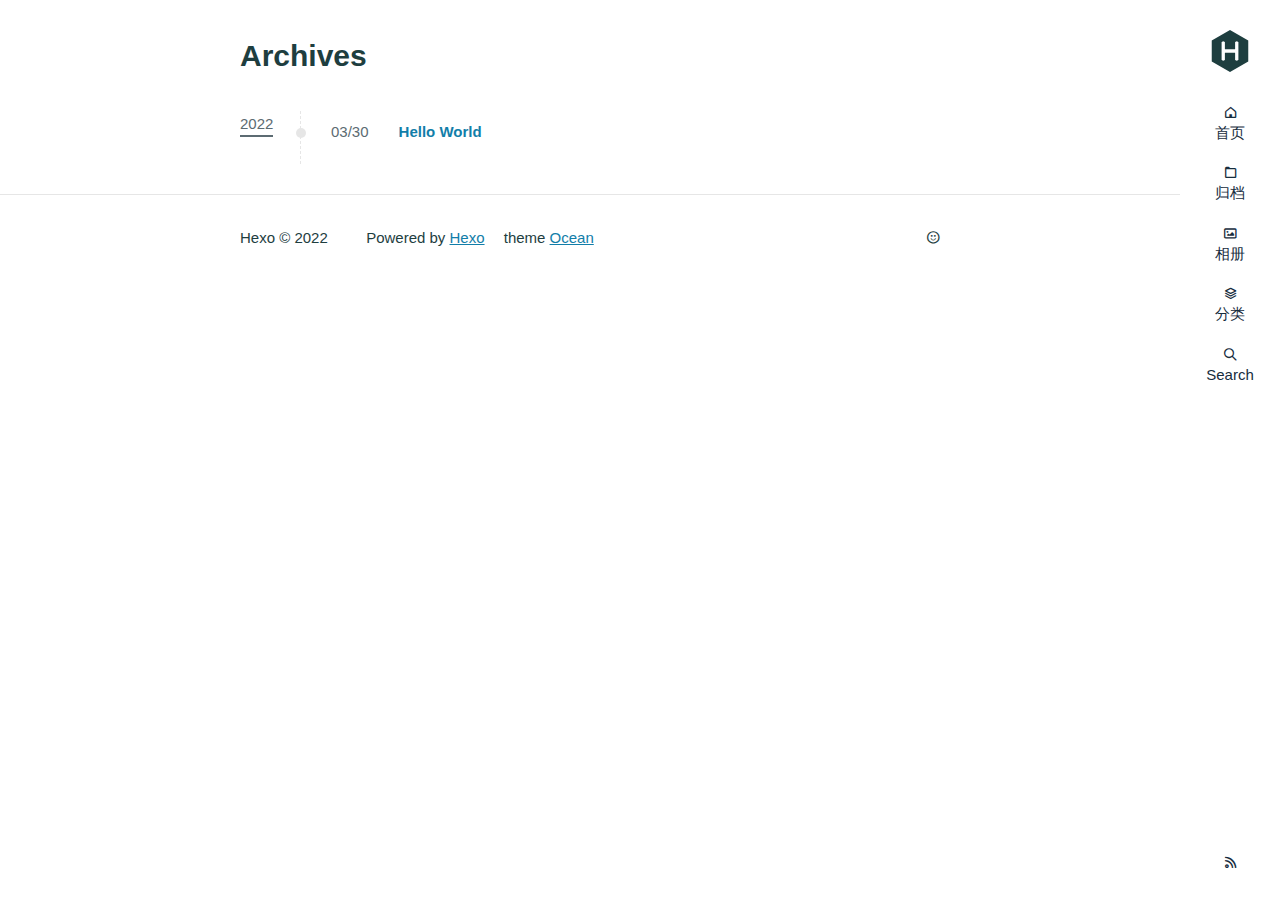
<file: archives/index.html>
<!DOCTYPE html>
<html lang="en">

<head>
  <meta charset="utf-8">
  <meta name="viewport" content="width=device-width, initial-scale=1, maximum-scale=1">
  
  
  
  <title>
    Archives |
    
    Hexo
  </title>
  <!-- Icon -->
  
    <link rel="shortcut icon" href="/favicon.ico">
    
  
<link rel="stylesheet" href="/css/style.css">

  
  
<link rel="stylesheet" href="/fancybox/jquery.fancybox.min.css">

  
  
<script src="/js/pace.min.js"></script>

</head>

<body>
  <main class="content">
    <section class="outer">
  <article class="articles">
    
    <h1 class="page-type-title">Archives</h1>
    
  
  
  
  
  
  
  <div class="archives-wrap">
    <div class="archive-year-wrap">
      <a href="/archives/2022" class="archive-year">2022</a>
    </div>
    <div class="archives">
      
      <article class="archive-article archive-type-post">
  <div class="archive-article-inner">
    <header class="archive-article-header">
      <a href="/2022/03/30/hello-world/" class="archive-article-date">
  <time datetime="2022-03-29T16:06:41.037Z" itemprop="datePublished">03/30</time>
</a>
      

<h2 itemprop="name">
  <a class="archive-article-title" href="/2022/03/30/hello-world/">Hello World</a>
</h2>



    </header>
    
    
    <!--  -->
  </div>
</article>
      
      
    </div>
  </div>
  
  

  
</section>
    <footer class="footer">
  <div class="outer">
    <div class="float-right">
      <ul class="list-inline">
  
  <li><i class="fe fe-smile-alt"></i> <span id="busuanzi_value_site_uv"></span></li>
  
</ul>
    </div>
    <ul class="list-inline">
      <li>Hexo &copy; 2022</li>
      
        <li></li>
      
      <li>Powered by <a href="http://hexo.io/" target="_blank">Hexo</a></li>
      <li>theme  <a target="_blank" rel="noopener" href="https://github.com/zhwangart/hexo-theme-ocean">Ocean</a></li>
    </ul>
  </div>
</footer>
  </main>
  <aside class="sidebar">
    <button class="navbar-toggle"></button>
<nav class="navbar">
  
  <div class="logo">
    <a href="/"><img src="/images/hexo.svg" alt="Hexo"></a>
  </div>
  
  <ul class="nav nav-main">
    
    <li class="nav-item">
      <a class="nav-item-link" href="/">首页</a>
    </li>
    
    <li class="nav-item">
      <a class="nav-item-link" href="/archives">归档</a>
    </li>
    
    <li class="nav-item">
      <a class="nav-item-link" href="/gallery">相册</a>
    </li>
    
    <li class="nav-item">
      <a class="nav-item-link" href="/categories">分类</a>
    </li>
    
    <li class="nav-item">
      <a class="nav-item-link nav-item-search" title="Search">
        <i class="fe fe-search"></i>
        Search
      </a>
    </li>
  </ul>
</nav>
<nav class="navbar navbar-bottom">
  <ul class="nav">
    <li class="nav-item">
      <div class="totop" id="totop">
  <i class="fe fe-rocket"></i>
</div>
    </li>
    <li class="nav-item">
      
      <a class="nav-item-link" target="_blank" href="/atom.xml" title="RSS Feed">
        <i class="fe fe-feed"></i>
      </a>
      
    </li>
  </ul>
</nav>
<div class="search-form-wrap">
  <div class="local-search local-search-plugin">
  <input type="search" id="local-search-input" class="local-search-input" placeholder="Search...">
  <div id="local-search-result" class="local-search-result"></div>
</div>
</div>
  </aside>
  
<script src="/js/jquery-2.0.3.min.js"></script>


<script src="/js/jquery.justifiedGallery.min.js"></script>


<script src="/js/lazyload.min.js"></script>


<script src="/js/busuanzi-2.3.pure.min.js"></script>



<script src="/fancybox/jquery.fancybox.min.js"></script>






<script src="/js/ocean.js"></script>

</body>

</html>
</file>
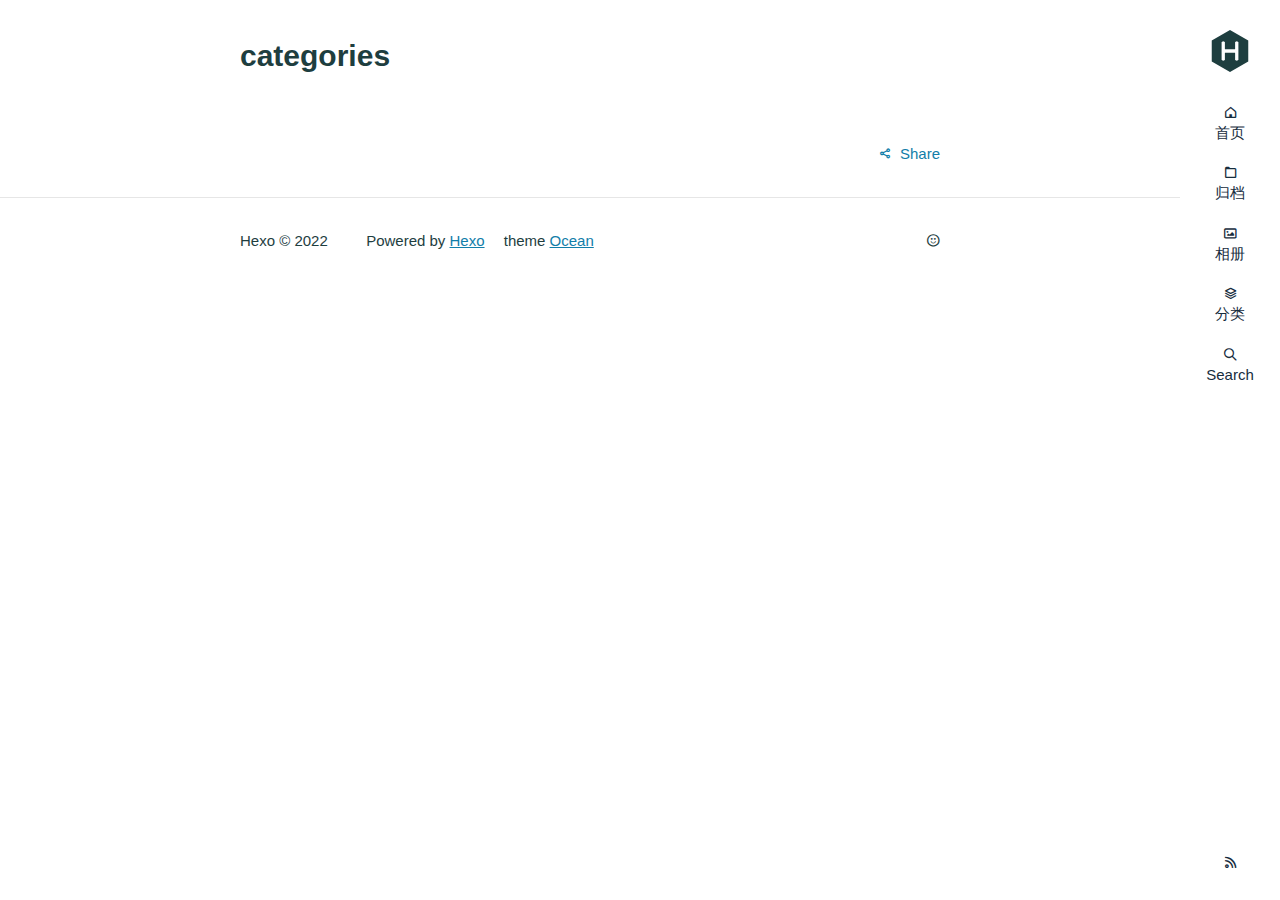
<file: categories/index.html>
<!DOCTYPE html>
<html lang="en">

<head>
  <meta charset="utf-8">
  <meta name="viewport" content="width=device-width, initial-scale=1, maximum-scale=1">
  
  
  
  <title>
    categories |
    
    Hexo
  </title>
  <!-- Icon -->
  
    <link rel="shortcut icon" href="/favicon.ico">
    
  
<link rel="stylesheet" href="/css/style.css">

  
  
<link rel="stylesheet" href="/fancybox/jquery.fancybox.min.css">

  
  
<script src="/js/pace.min.js"></script>

<meta name="generator" content="Hexo 6.1.0"></head>

<body>
  <main class="content">
    <section class="outer">
  <article id="page-" class="article article-type-page" itemscope
  itemprop="blogPost" data-scroll-reveal>

  <div class="article-inner">
    
    <header class="article-header">
      

<h1 class="article-title" itemprop="name">
  categories
</h1>



    </header>
    

    

    

    <div class="article-entry" itemprop="articleBody">
      
      
      
      
      
    </div>
    <footer class="article-footer">
      <a data-url="http://example.com/categories/index.html" data-id="cl1cfj09t00003ht504rr9ym0" class="article-share-link">
        Share
      </a>
      
    </footer>

  </div>

  
  
  

  

</article>
</section>
    <footer class="footer">
  <div class="outer">
    <div class="float-right">
      <ul class="list-inline">
  
  <li><i class="fe fe-smile-alt"></i> <span id="busuanzi_value_site_uv"></span></li>
  
</ul>
    </div>
    <ul class="list-inline">
      <li>Hexo &copy; 2022</li>
      
        <li></li>
      
      <li>Powered by <a href="http://hexo.io/" target="_blank">Hexo</a></li>
      <li>theme  <a target="_blank" rel="noopener" href="https://github.com/zhwangart/hexo-theme-ocean">Ocean</a></li>
    </ul>
  </div>
</footer>
  </main>
  <aside class="sidebar">
    <button class="navbar-toggle"></button>
<nav class="navbar">
  
  <div class="logo">
    <a href="/"><img src="/images/hexo.svg" alt="Hexo"></a>
  </div>
  
  <ul class="nav nav-main">
    
    <li class="nav-item">
      <a class="nav-item-link" href="/">首页</a>
    </li>
    
    <li class="nav-item">
      <a class="nav-item-link" href="/archives">归档</a>
    </li>
    
    <li class="nav-item">
      <a class="nav-item-link" href="/gallery">相册</a>
    </li>
    
    <li class="nav-item">
      <a class="nav-item-link" href="/categories">分类</a>
    </li>
    
    <li class="nav-item">
      <a class="nav-item-link nav-item-search" title="Search">
        <i class="fe fe-search"></i>
        Search
      </a>
    </li>
  </ul>
</nav>
<nav class="navbar navbar-bottom">
  <ul class="nav">
    <li class="nav-item">
      <div class="totop" id="totop">
  <i class="fe fe-rocket"></i>
</div>
    </li>
    <li class="nav-item">
      
      <a class="nav-item-link" target="_blank" href="/atom.xml" title="RSS Feed">
        <i class="fe fe-feed"></i>
      </a>
      
    </li>
  </ul>
</nav>
<div class="search-form-wrap">
  <div class="local-search local-search-plugin">
  <input type="search" id="local-search-input" class="local-search-input" placeholder="Search...">
  <div id="local-search-result" class="local-search-result"></div>
</div>
</div>
  </aside>
  
<script src="/js/jquery-2.0.3.min.js"></script>


<script src="/js/jquery.justifiedGallery.min.js"></script>


<script src="/js/lazyload.min.js"></script>


<script src="/js/busuanzi-2.3.pure.min.js"></script>



<script src="/fancybox/jquery.fancybox.min.js"></script>






<script src="/js/ocean.js"></script>

</body>

</html>
</file>
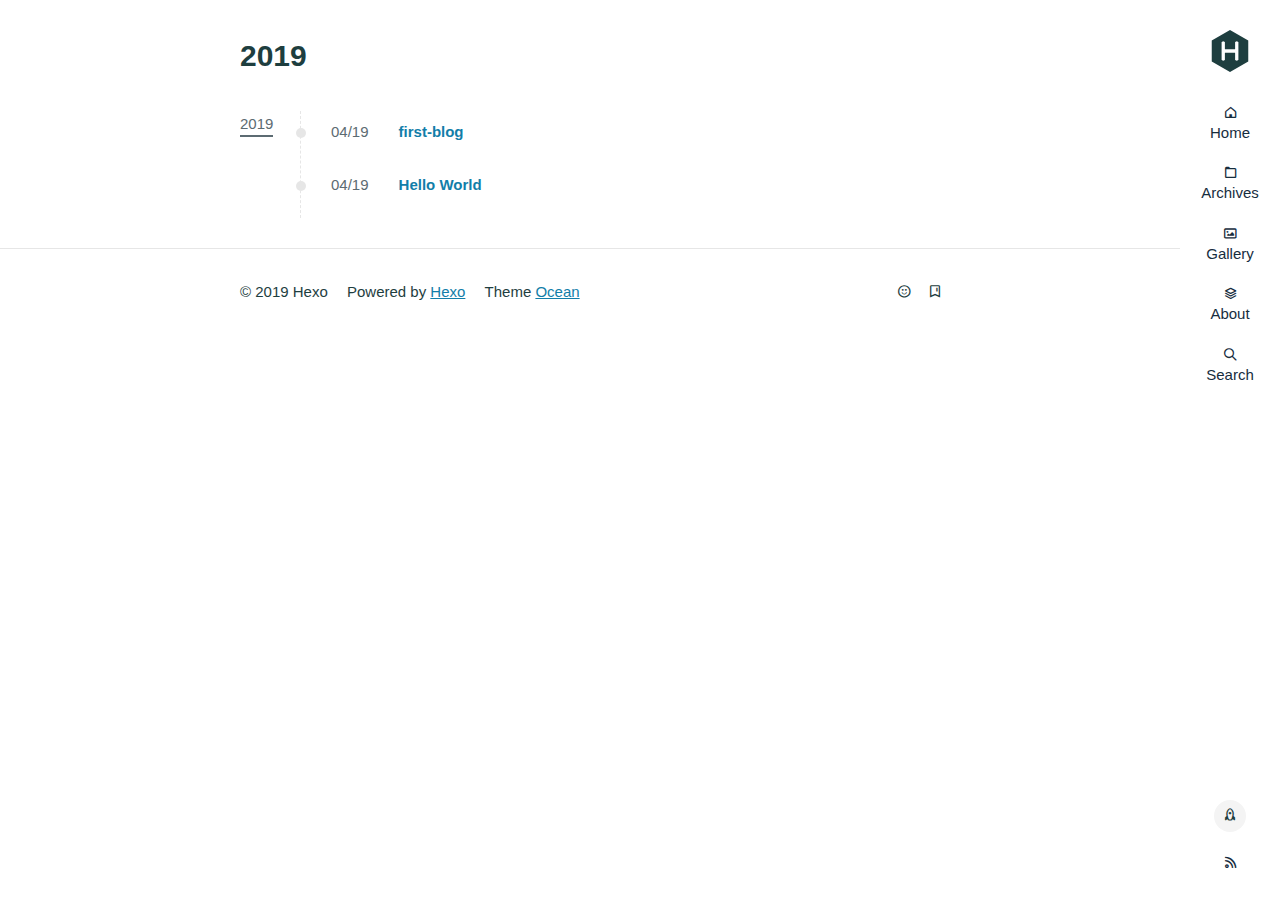
<file: archives/2019/index.html>
<!DOCTYPE html>
<html lang="en">
<head><meta name="generator" content="Hexo 3.8.0">
  <meta charset="utf-8">
  
  
  
  <meta name="viewport" content="width=device-width, initial-scale=1, maximum-scale=1">
  <title>
    Archives: 2019 |
    
    Hexo</title>
  
    <link rel="shortcut icon" href="/favicon.ico">
  
  <link rel="stylesheet" href="/css/style.css">
  
    <link rel="stylesheet" href="/fancybox/jquery.fancybox.min.css">
  
  <script src="/js/pace.min.js"></script>
</head>
</html>
<body>
<main class="content">
  <section class="outer">
  <article class="articles">
    
    <h1 class="page-type-title">2019</h1>

    
    
    
      
      
        
        
    <div class="archives-wrap">
      <div class="archive-year-wrap">
        <a href="/archives/2019" class="archive-year">2019</a>
      </div>
      <div class="archives">
        
        <article class="archive-article archive-type-post">
  <div class="archive-article-inner">
    <header class="archive-article-header">
      <a href="/2019/04/19/first-blog/" class="archive-article-date">
  <time datetime="2019-04-19T13:47:04.000Z" itemprop="datePublished">04/19</time>
</a>
      
  
    <h2 itemprop="name">
      <a class="archive-article-title" href="/2019/04/19/first-blog/">first-blog</a>
    </h2>
  

    </header>
    
  </div>
</article>
        
      
      
        <article class="archive-article archive-type-post">
  <div class="archive-article-inner">
    <header class="archive-article-header">
      <a href="/2019/04/19/hello-world/" class="archive-article-date">
  <time datetime="2019-04-19T13:34:19.782Z" itemprop="datePublished">04/19</time>
</a>
      
  
    <h2 itemprop="name">
      <a class="archive-article-title" href="/2019/04/19/hello-world/">Hello World</a>
    </h2>
  

    </header>
    
  </div>
</article>
        
        
      </div>
    </div>
    
  
  
</article></section>
  <footer class="footer">
  
  <div class="outer">
    <div class="float-right">
      <ul class="list-inline">
  
    <li><i class="fe fe-smile-alt"></i> <span id="busuanzi_value_site_uv"></span></li>
  
    <li><i class="fe fe-bookmark"></i> <span id="busuanzi_value_page_pv"></span></li>
  
</ul>
    </div>
    <ul class="list-inline">
      <li>&copy; 2019 Hexo</li>
      <li>Powered by <a href="http://hexo.io/" target="_blank">Hexo</a></li>
      <li>Theme  <a href="https://github.com/zhwangart/hexo-theme-ocean">Ocean</a></li>
    </ul>
  </div>
</footer>

</main>
<aside class="sidebar">
  <button class="navbar-toggle"></button>

<nav class="navbar">
  
    <div class="logo">
      <a href="/"><img src="/images/hexo.svg" alt="Hexo"></a>
    </div>
  
  <ul class="nav nav-main">
    
      <li class="nav-item">
        <a class="nav-item-link" href="/">Home</a>
      </li>
    
      <li class="nav-item">
        <a class="nav-item-link" href="/archives">Archives</a>
      </li>
    
      <li class="nav-item">
        <a class="nav-item-link" href="/gallery">Gallery</a>
      </li>
    
      <li class="nav-item">
        <a class="nav-item-link" href="/about">About</a>
      </li>
    
    <li class="nav-item">
      <a class="nav-item-link nav-item-search" title="Search">
        <i class="fe fe-search"></i>
        Search
      </a>
    </li>
  </ul>
</nav>

<nav class="navbar navbar-bottom">
  <ul class="nav">
      <li class="nav-item">
          <div class="totop" id="totop">
    <i class="fe fe-rocket"></i>
</div>
      </li>
    <li class="nav-item">
      
        <a class="nav-item-link" target="_blank" href="/atom.xml" title="RSS Feed">
          <i class="fe fe-feed"></i>
        </a>
      
    </li>
  </ul>
</nav>

<div class="search-form-wrap">
  <div class="local-search local-search-plugin">
  <input type="search" id="local-search-input" class="local-search-input" placeholder="Search...">
  <div id="local-search-result" class="local-search-result"></div>
</div>
</div>
</aside>
<script src="/js/jquery-2.0.3.min.js"></script>
<script src="/js/lazyload.min.js"></script>
<script src="/js/busuanzi-2.3.pure.min.js"></script>


  <script src="/fancybox/jquery.fancybox.min.js"></script>



  <script src="/js/search.js"></script>


<script src="/js/ocean.js"></script>

</body>
</html>
</file>
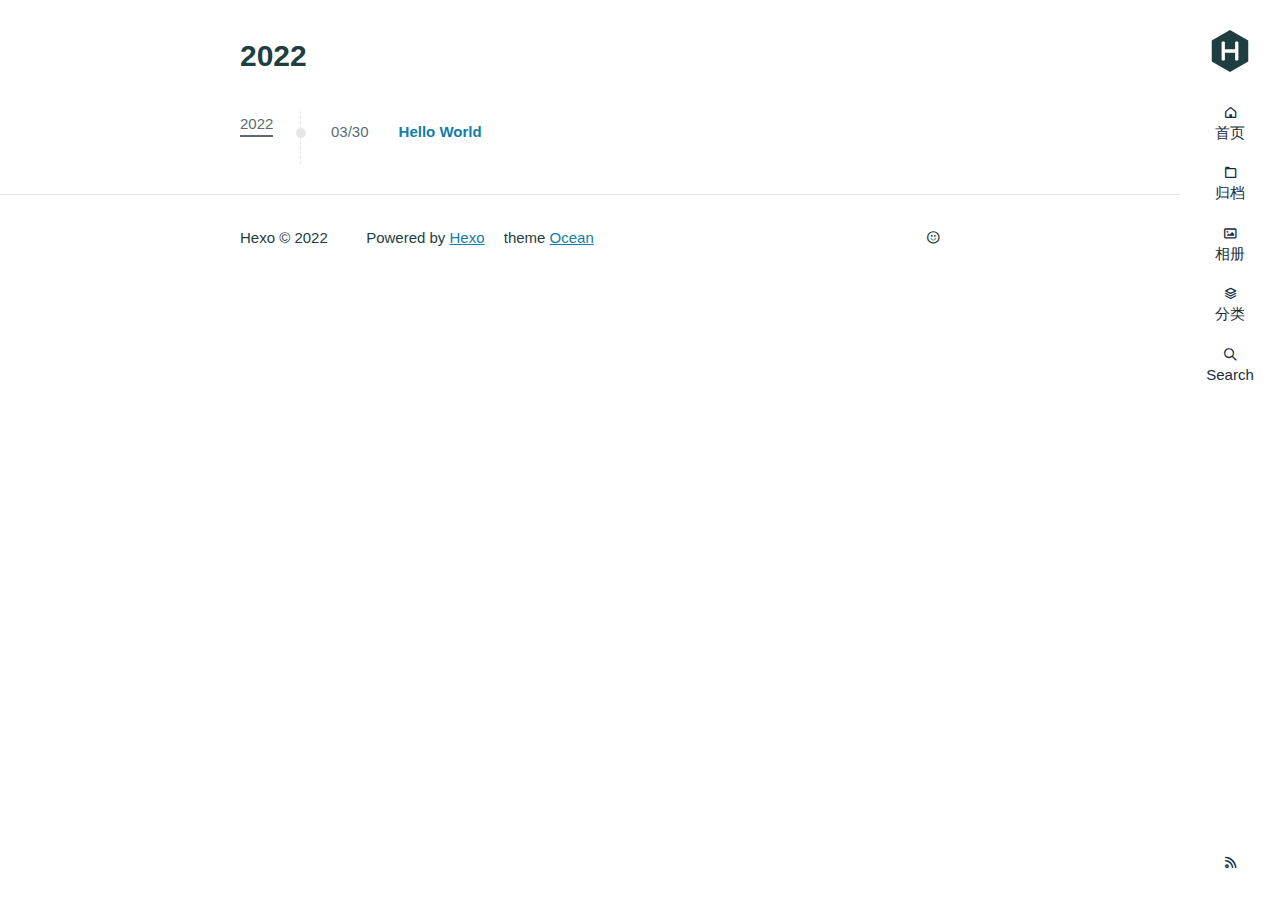
<file: archives/2022/index.html>
<!DOCTYPE html>
<html lang="en">

<head>
  <meta charset="utf-8">
  <meta name="viewport" content="width=device-width, initial-scale=1, maximum-scale=1">
  
  
  
  <title>
    Archives: 2022 |
    
    Hexo
  </title>
  <!-- Icon -->
  
    <link rel="shortcut icon" href="/favicon.ico">
    
  
<link rel="stylesheet" href="/css/style.css">

  
  
<link rel="stylesheet" href="/fancybox/jquery.fancybox.min.css">

  
  
<script src="/js/pace.min.js"></script>

</head>

<body>
  <main class="content">
    <section class="outer">
  <article class="articles">
    
    <h1 class="page-type-title">2022</h1>
    
  
  
  
  
  
  
  <div class="archives-wrap">
    <div class="archive-year-wrap">
      <a href="/archives/2022" class="archive-year">2022</a>
    </div>
    <div class="archives">
      
      <article class="archive-article archive-type-post">
  <div class="archive-article-inner">
    <header class="archive-article-header">
      <a href="/2022/03/30/hello-world/" class="archive-article-date">
  <time datetime="2022-03-29T16:06:41.037Z" itemprop="datePublished">03/30</time>
</a>
      

<h2 itemprop="name">
  <a class="archive-article-title" href="/2022/03/30/hello-world/">Hello World</a>
</h2>



    </header>
    
    
    <!--  -->
  </div>
</article>
      
      
    </div>
  </div>
  
  

  
</section>
    <footer class="footer">
  <div class="outer">
    <div class="float-right">
      <ul class="list-inline">
  
  <li><i class="fe fe-smile-alt"></i> <span id="busuanzi_value_site_uv"></span></li>
  
</ul>
    </div>
    <ul class="list-inline">
      <li>Hexo &copy; 2022</li>
      
        <li></li>
      
      <li>Powered by <a href="http://hexo.io/" target="_blank">Hexo</a></li>
      <li>theme  <a target="_blank" rel="noopener" href="https://github.com/zhwangart/hexo-theme-ocean">Ocean</a></li>
    </ul>
  </div>
</footer>
  </main>
  <aside class="sidebar">
    <button class="navbar-toggle"></button>
<nav class="navbar">
  
  <div class="logo">
    <a href="/"><img src="/images/hexo.svg" alt="Hexo"></a>
  </div>
  
  <ul class="nav nav-main">
    
    <li class="nav-item">
      <a class="nav-item-link" href="/">首页</a>
    </li>
    
    <li class="nav-item">
      <a class="nav-item-link" href="/archives">归档</a>
    </li>
    
    <li class="nav-item">
      <a class="nav-item-link" href="/gallery">相册</a>
    </li>
    
    <li class="nav-item">
      <a class="nav-item-link" href="/categories">分类</a>
    </li>
    
    <li class="nav-item">
      <a class="nav-item-link nav-item-search" title="Search">
        <i class="fe fe-search"></i>
        Search
      </a>
    </li>
  </ul>
</nav>
<nav class="navbar navbar-bottom">
  <ul class="nav">
    <li class="nav-item">
      <div class="totop" id="totop">
  <i class="fe fe-rocket"></i>
</div>
    </li>
    <li class="nav-item">
      
      <a class="nav-item-link" target="_blank" href="/atom.xml" title="RSS Feed">
        <i class="fe fe-feed"></i>
      </a>
      
    </li>
  </ul>
</nav>
<div class="search-form-wrap">
  <div class="local-search local-search-plugin">
  <input type="search" id="local-search-input" class="local-search-input" placeholder="Search...">
  <div id="local-search-result" class="local-search-result"></div>
</div>
</div>
  </aside>
  
<script src="/js/jquery-2.0.3.min.js"></script>


<script src="/js/jquery.justifiedGallery.min.js"></script>


<script src="/js/lazyload.min.js"></script>


<script src="/js/busuanzi-2.3.pure.min.js"></script>



<script src="/fancybox/jquery.fancybox.min.js"></script>






<script src="/js/ocean.js"></script>

</body>

</html>
</file>
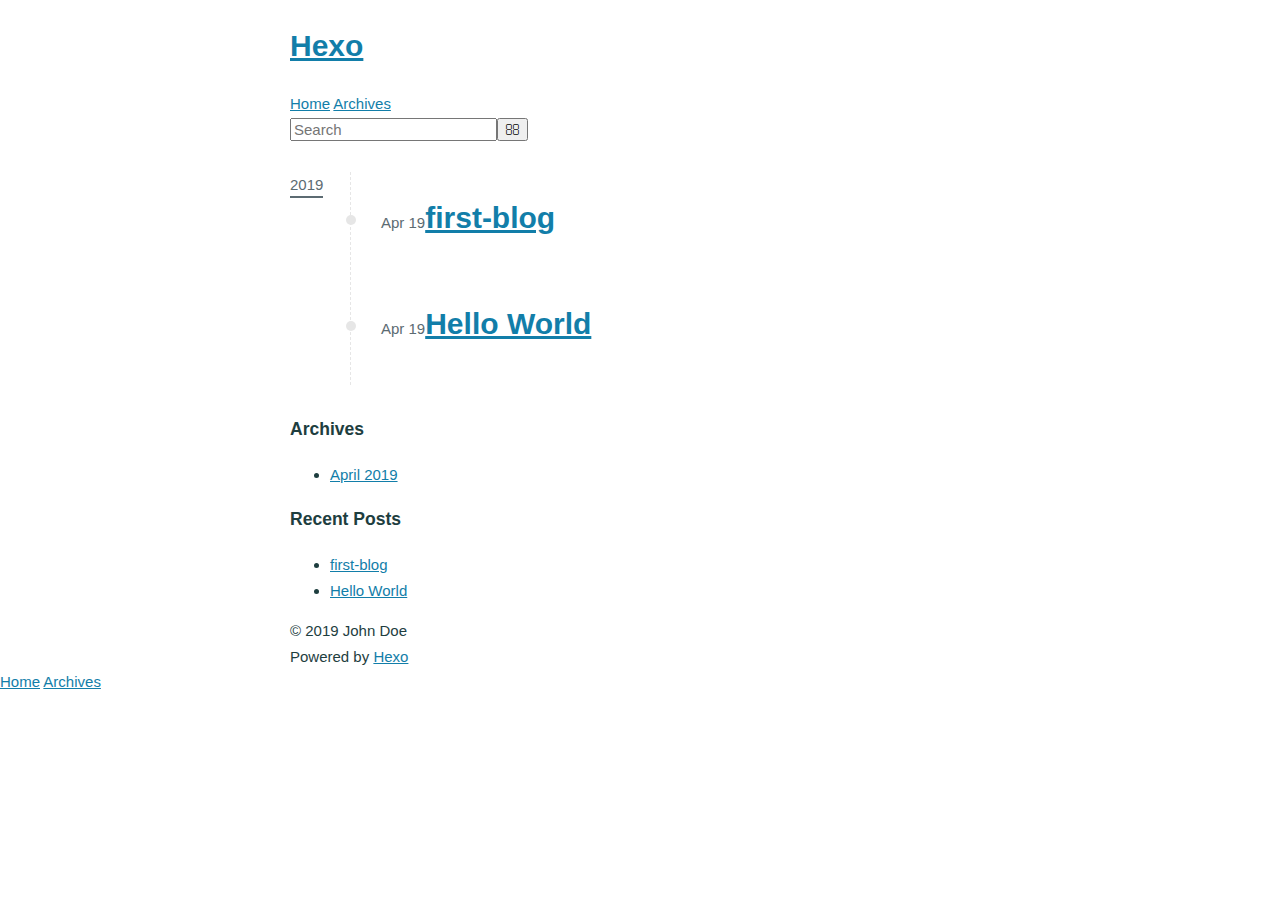
<file: archives/2019/04/index.html>
<!DOCTYPE html>
<html>
<head><meta name="generator" content="Hexo 3.8.0">
  <meta charset="utf-8">
  

  
  <title>Archives: 2019/4 | Hexo</title>
  <meta name="viewport" content="width=device-width, initial-scale=1, maximum-scale=1">
  <meta property="og:type" content="website">
<meta property="og:title" content="Hexo">
<meta property="og:url" content="http://yoursite.com/archives/2019/04/index.html">
<meta property="og:site_name" content="Hexo">
<meta property="og:locale" content="default">
<meta name="twitter:card" content="summary">
<meta name="twitter:title" content="Hexo">
  
    <link rel="alternate" href="/atom.xml" title="Hexo" type="application/atom+xml">
  
  
    <link rel="icon" href="/favicon.png">
  
  
    <link href="//fonts.googleapis.com/css?family=Source+Code+Pro" rel="stylesheet" type="text/css">
  
  <link rel="stylesheet" href="/css/style.css">
</head>
</html>
<body>
  <div id="container">
    <div id="wrap">
      <header id="header">
  <div id="banner"></div>
  <div id="header-outer" class="outer">
    <div id="header-title" class="inner">
      <h1 id="logo-wrap">
        <a href="/" id="logo">Hexo</a>
      </h1>
      
    </div>
    <div id="header-inner" class="inner">
      <nav id="main-nav">
        <a id="main-nav-toggle" class="nav-icon"></a>
        
          <a class="main-nav-link" href="/">Home</a>
        
          <a class="main-nav-link" href="/archives">Archives</a>
        
      </nav>
      <nav id="sub-nav">
        
          <a id="nav-rss-link" class="nav-icon" href="/atom.xml" title="RSS Feed"></a>
        
        <a id="nav-search-btn" class="nav-icon" title="Search"></a>
      </nav>
      <div id="search-form-wrap">
        <form action="//google.com/search" method="get" accept-charset="UTF-8" class="search-form"><input type="search" name="q" class="search-form-input" placeholder="Search"><button type="submit" class="search-form-submit">&#xF002;</button><input type="hidden" name="sitesearch" value="http://yoursite.com"></form>
      </div>
    </div>
  </div>
</header>
      <div class="outer">
        <section id="main">
  
  
    
    
      
      
      <section class="archives-wrap">
        <div class="archive-year-wrap">
          <a href="/archives/2019" class="archive-year">2019</a>
        </div>
        <div class="archives">
    
    <article class="archive-article archive-type-post">
  <div class="archive-article-inner">
    <header class="archive-article-header">
      <a href="/2019/04/19/first-blog/" class="archive-article-date">
  <time datetime="2019-04-19T13:47:04.000Z" itemprop="datePublished">Apr 19</time>
</a>
      
  
    <h1 itemprop="name">
      <a class="archive-article-title" href="/2019/04/19/first-blog/">first-blog</a>
    </h1>
  

    </header>
  </div>
</article>
  
    
    
    <article class="archive-article archive-type-post">
  <div class="archive-article-inner">
    <header class="archive-article-header">
      <a href="/2019/04/19/hello-world/" class="archive-article-date">
  <time datetime="2019-04-19T13:34:19.782Z" itemprop="datePublished">Apr 19</time>
</a>
      
  
    <h1 itemprop="name">
      <a class="archive-article-title" href="/2019/04/19/hello-world/">Hello World</a>
    </h1>
  

    </header>
  </div>
</article>
  
  
    </div></section>
  


</section>
        
          <aside id="sidebar">
  
    

  
    

  
    
  
    
  <div class="widget-wrap">
    <h3 class="widget-title">Archives</h3>
    <div class="widget">
      <ul class="archive-list"><li class="archive-list-item"><a class="archive-list-link" href="/archives/2019/04/">April 2019</a></li></ul>
    </div>
  </div>


  
    
  <div class="widget-wrap">
    <h3 class="widget-title">Recent Posts</h3>
    <div class="widget">
      <ul>
        
          <li>
            <a href="/2019/04/19/first-blog/">first-blog</a>
          </li>
        
          <li>
            <a href="/2019/04/19/hello-world/">Hello World</a>
          </li>
        
      </ul>
    </div>
  </div>

  
</aside>
        
      </div>
      <footer id="footer">
  
  <div class="outer">
    <div id="footer-info" class="inner">
      &copy; 2019 John Doe<br>
      Powered by <a href="http://hexo.io/" target="_blank">Hexo</a>
    </div>
  </div>
</footer>
    </div>
    <nav id="mobile-nav">
  
    <a href="/" class="mobile-nav-link">Home</a>
  
    <a href="/archives" class="mobile-nav-link">Archives</a>
  
</nav>
    

<script src="//ajax.googleapis.com/ajax/libs/jquery/2.0.3/jquery.min.js"></script>


  <link rel="stylesheet" href="/fancybox/jquery.fancybox.css">
  <script src="/fancybox/jquery.fancybox.pack.js"></script>


<script src="/js/script.js"></script>



  </div>
</body>
</html>
</file>
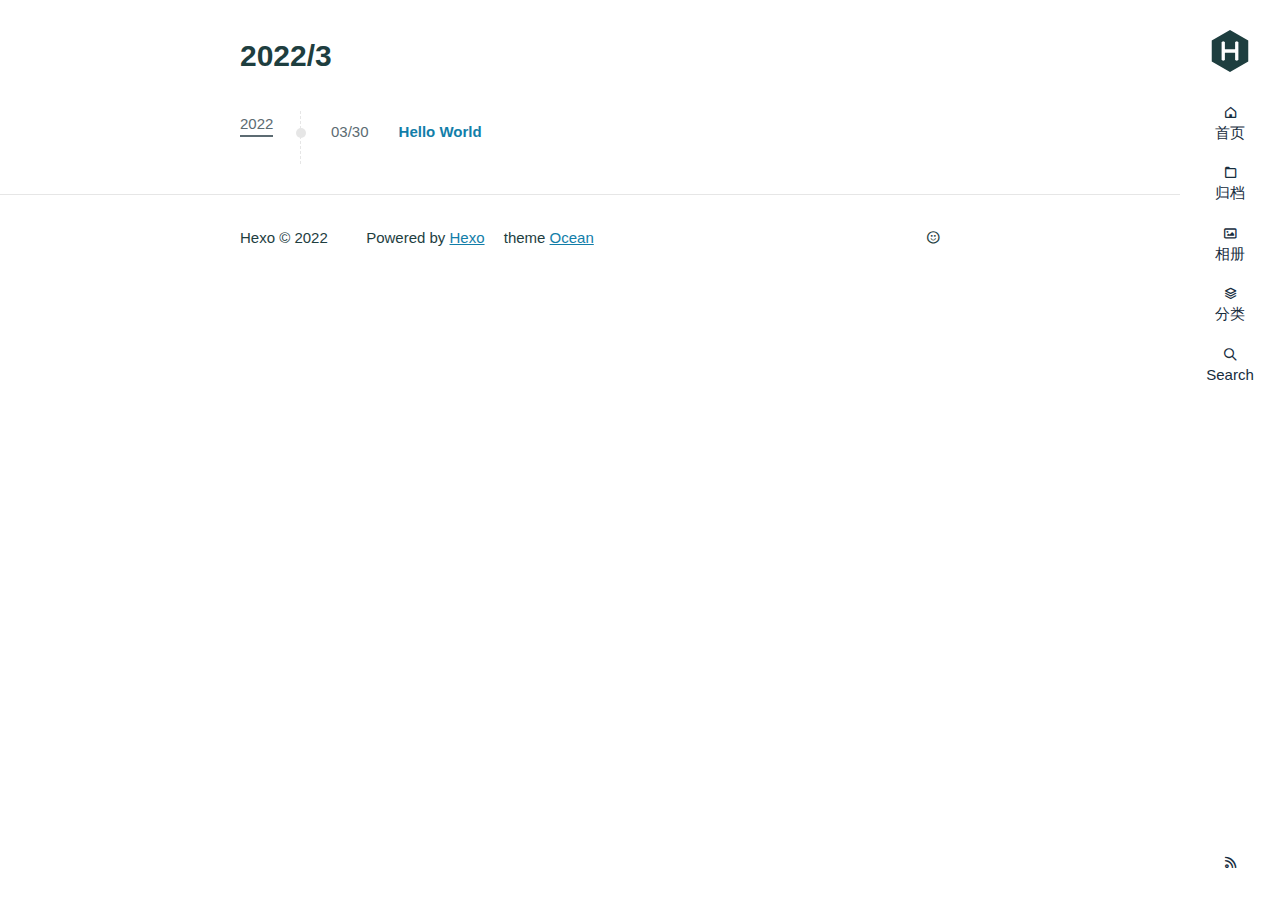
<file: archives/2022/03/index.html>
<!DOCTYPE html>
<html lang="en">

<head>
  <meta charset="utf-8">
  <meta name="viewport" content="width=device-width, initial-scale=1, maximum-scale=1">
  
  
  
  <title>
    Archives: 2022/3 |
    
    Hexo
  </title>
  <!-- Icon -->
  
    <link rel="shortcut icon" href="/favicon.ico">
    
  
<link rel="stylesheet" href="/css/style.css">

  
  
<link rel="stylesheet" href="/fancybox/jquery.fancybox.min.css">

  
  
<script src="/js/pace.min.js"></script>

</head>

<body>
  <main class="content">
    <section class="outer">
  <article class="articles">
    
    <h1 class="page-type-title">2022/3</h1>
    
  
  
  
  
  
  
  <div class="archives-wrap">
    <div class="archive-year-wrap">
      <a href="/archives/2022" class="archive-year">2022</a>
    </div>
    <div class="archives">
      
      <article class="archive-article archive-type-post">
  <div class="archive-article-inner">
    <header class="archive-article-header">
      <a href="/2022/03/30/hello-world/" class="archive-article-date">
  <time datetime="2022-03-29T16:06:41.037Z" itemprop="datePublished">03/30</time>
</a>
      

<h2 itemprop="name">
  <a class="archive-article-title" href="/2022/03/30/hello-world/">Hello World</a>
</h2>



    </header>
    
    
    <!--  -->
  </div>
</article>
      
      
    </div>
  </div>
  
  

  
</section>
    <footer class="footer">
  <div class="outer">
    <div class="float-right">
      <ul class="list-inline">
  
  <li><i class="fe fe-smile-alt"></i> <span id="busuanzi_value_site_uv"></span></li>
  
</ul>
    </div>
    <ul class="list-inline">
      <li>Hexo &copy; 2022</li>
      
        <li></li>
      
      <li>Powered by <a href="http://hexo.io/" target="_blank">Hexo</a></li>
      <li>theme  <a target="_blank" rel="noopener" href="https://github.com/zhwangart/hexo-theme-ocean">Ocean</a></li>
    </ul>
  </div>
</footer>
  </main>
  <aside class="sidebar">
    <button class="navbar-toggle"></button>
<nav class="navbar">
  
  <div class="logo">
    <a href="/"><img src="/images/hexo.svg" alt="Hexo"></a>
  </div>
  
  <ul class="nav nav-main">
    
    <li class="nav-item">
      <a class="nav-item-link" href="/">首页</a>
    </li>
    
    <li class="nav-item">
      <a class="nav-item-link" href="/archives">归档</a>
    </li>
    
    <li class="nav-item">
      <a class="nav-item-link" href="/gallery">相册</a>
    </li>
    
    <li class="nav-item">
      <a class="nav-item-link" href="/categories">分类</a>
    </li>
    
    <li class="nav-item">
      <a class="nav-item-link nav-item-search" title="Search">
        <i class="fe fe-search"></i>
        Search
      </a>
    </li>
  </ul>
</nav>
<nav class="navbar navbar-bottom">
  <ul class="nav">
    <li class="nav-item">
      <div class="totop" id="totop">
  <i class="fe fe-rocket"></i>
</div>
    </li>
    <li class="nav-item">
      
      <a class="nav-item-link" target="_blank" href="/atom.xml" title="RSS Feed">
        <i class="fe fe-feed"></i>
      </a>
      
    </li>
  </ul>
</nav>
<div class="search-form-wrap">
  <div class="local-search local-search-plugin">
  <input type="search" id="local-search-input" class="local-search-input" placeholder="Search...">
  <div id="local-search-result" class="local-search-result"></div>
</div>
</div>
  </aside>
  
<script src="/js/jquery-2.0.3.min.js"></script>


<script src="/js/jquery.justifiedGallery.min.js"></script>


<script src="/js/lazyload.min.js"></script>


<script src="/js/busuanzi-2.3.pure.min.js"></script>



<script src="/fancybox/jquery.fancybox.min.js"></script>






<script src="/js/ocean.js"></script>

</body>

</html>
</file>
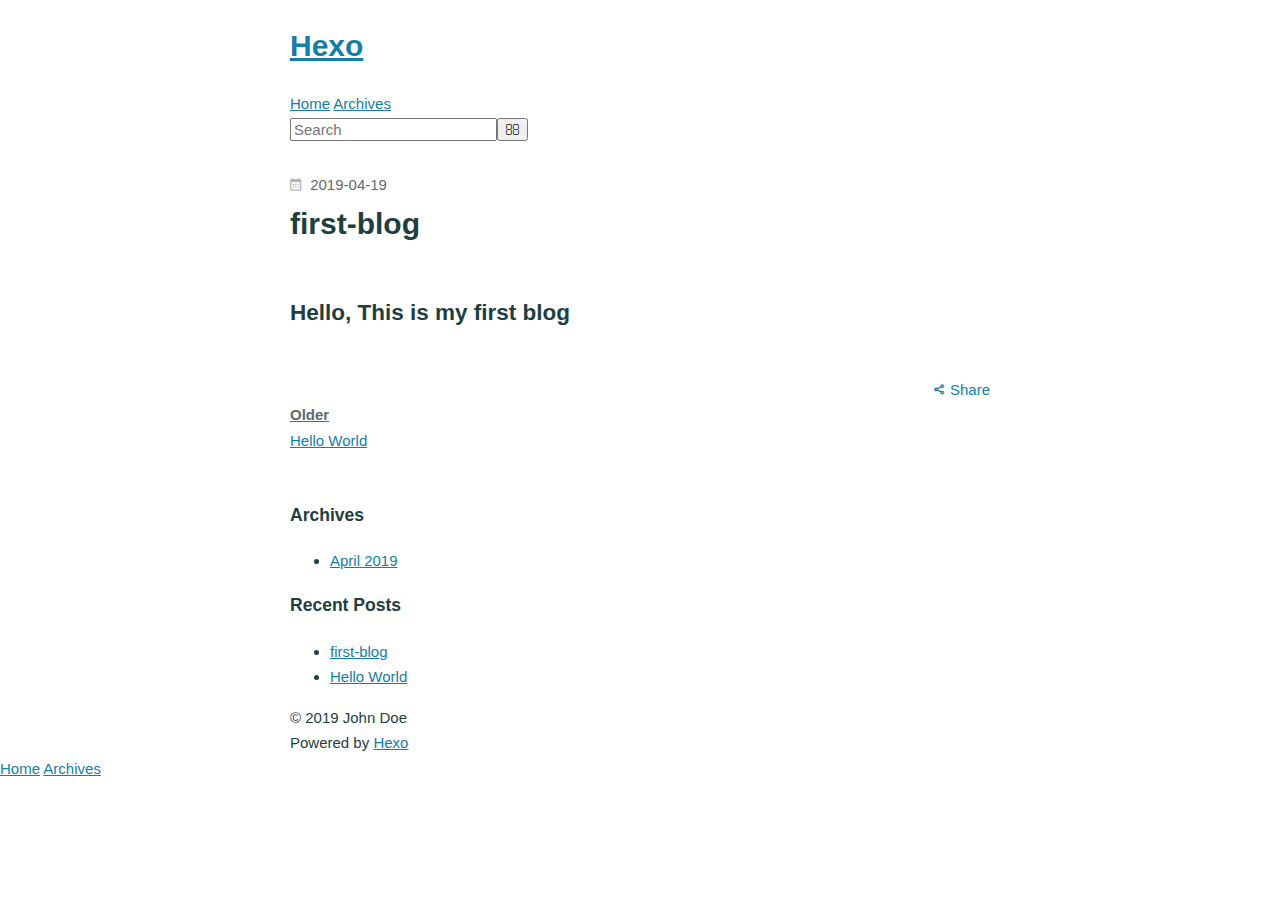
<file: 2019/04/19/first-blog/index.html>
<!DOCTYPE html>
<html>
<head><meta name="generator" content="Hexo 3.8.0">
  <meta charset="utf-8">
  

  
  <title>first-blog | Hexo</title>
  <meta name="viewport" content="width=device-width, initial-scale=1, maximum-scale=1">
  <meta name="description" content="Hello, This is my first blog">
<meta property="og:type" content="article">
<meta property="og:title" content="first-blog">
<meta property="og:url" content="http://yoursite.com/2019/04/19/first-blog/index.html">
<meta property="og:site_name" content="Hexo">
<meta property="og:description" content="Hello, This is my first blog">
<meta property="og:locale" content="default">
<meta property="og:updated_time" content="2019-04-19T13:47:22.406Z">
<meta name="twitter:card" content="summary">
<meta name="twitter:title" content="first-blog">
<meta name="twitter:description" content="Hello, This is my first blog">
  
    <link rel="alternate" href="/atom.xml" title="Hexo" type="application/atom+xml">
  
  
    <link rel="icon" href="/favicon.png">
  
  
    <link href="//fonts.googleapis.com/css?family=Source+Code+Pro" rel="stylesheet" type="text/css">
  
  <link rel="stylesheet" href="/css/style.css">
</head>
</html>
<body>
  <div id="container">
    <div id="wrap">
      <header id="header">
  <div id="banner"></div>
  <div id="header-outer" class="outer">
    <div id="header-title" class="inner">
      <h1 id="logo-wrap">
        <a href="/" id="logo">Hexo</a>
      </h1>
      
    </div>
    <div id="header-inner" class="inner">
      <nav id="main-nav">
        <a id="main-nav-toggle" class="nav-icon"></a>
        
          <a class="main-nav-link" href="/">Home</a>
        
          <a class="main-nav-link" href="/archives">Archives</a>
        
      </nav>
      <nav id="sub-nav">
        
          <a id="nav-rss-link" class="nav-icon" href="/atom.xml" title="RSS Feed"></a>
        
        <a id="nav-search-btn" class="nav-icon" title="Search"></a>
      </nav>
      <div id="search-form-wrap">
        <form action="//google.com/search" method="get" accept-charset="UTF-8" class="search-form"><input type="search" name="q" class="search-form-input" placeholder="Search"><button type="submit" class="search-form-submit">&#xF002;</button><input type="hidden" name="sitesearch" value="http://yoursite.com"></form>
      </div>
    </div>
  </div>
</header>
      <div class="outer">
        <section id="main"><article id="post-first-blog" class="article article-type-post" itemscope itemprop="blogPost">
  <div class="article-meta">
    <a href="/2019/04/19/first-blog/" class="article-date">
  <time datetime="2019-04-19T13:47:04.000Z" itemprop="datePublished">2019-04-19</time>
</a>
    
  </div>
  <div class="article-inner">
    
    
      <header class="article-header">
        
  
    <h1 class="article-title" itemprop="name">
      first-blog
    </h1>
  

      </header>
    
    <div class="article-entry" itemprop="articleBody">
      
        <h2 id="Hello-This-is-my-first-blog"><a href="#Hello-This-is-my-first-blog" class="headerlink" title="Hello, This is my first blog"></a>Hello, This is my first blog</h2>
      
    </div>
    <footer class="article-footer">
      <a data-url="http://yoursite.com/2019/04/19/first-blog/" data-id="cjuo5yd7100014wugkh89kd07" class="article-share-link">Share</a>
      
      
    </footer>
  </div>
  
    
<nav id="article-nav">
  
  
    <a href="/2019/04/19/hello-world/" id="article-nav-older" class="article-nav-link-wrap">
      <strong class="article-nav-caption">Older</strong>
      <div class="article-nav-title">Hello World</div>
    </a>
  
</nav>

  
</article>

</section>
        
          <aside id="sidebar">
  
    

  
    

  
    
  
    
  <div class="widget-wrap">
    <h3 class="widget-title">Archives</h3>
    <div class="widget">
      <ul class="archive-list"><li class="archive-list-item"><a class="archive-list-link" href="/archives/2019/04/">April 2019</a></li></ul>
    </div>
  </div>


  
    
  <div class="widget-wrap">
    <h3 class="widget-title">Recent Posts</h3>
    <div class="widget">
      <ul>
        
          <li>
            <a href="/2019/04/19/first-blog/">first-blog</a>
          </li>
        
          <li>
            <a href="/2019/04/19/hello-world/">Hello World</a>
          </li>
        
      </ul>
    </div>
  </div>

  
</aside>
        
      </div>
      <footer id="footer">
  
  <div class="outer">
    <div id="footer-info" class="inner">
      &copy; 2019 John Doe<br>
      Powered by <a href="http://hexo.io/" target="_blank">Hexo</a>
    </div>
  </div>
</footer>
    </div>
    <nav id="mobile-nav">
  
    <a href="/" class="mobile-nav-link">Home</a>
  
    <a href="/archives" class="mobile-nav-link">Archives</a>
  
</nav>
    

<script src="//ajax.googleapis.com/ajax/libs/jquery/2.0.3/jquery.min.js"></script>


  <link rel="stylesheet" href="/fancybox/jquery.fancybox.css">
  <script src="/fancybox/jquery.fancybox.pack.js"></script>


<script src="/js/script.js"></script>



  </div>
</body>
</html>
</file>
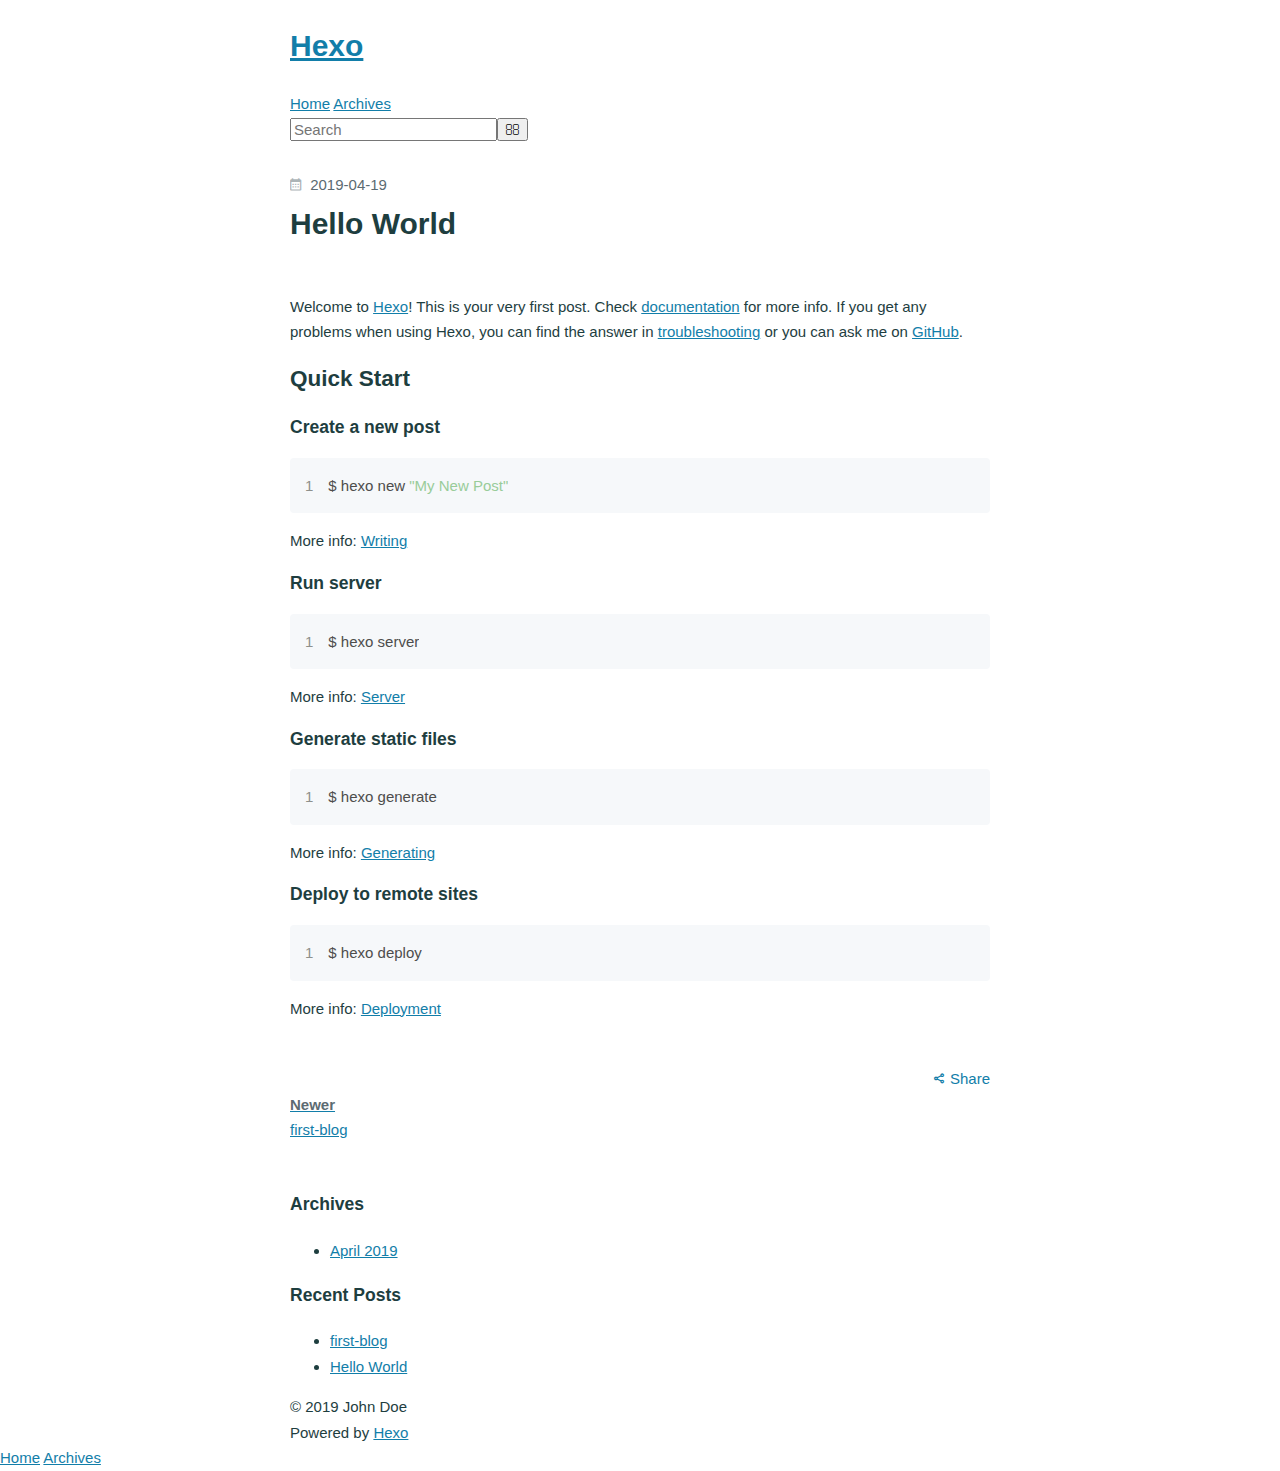
<file: 2019/04/19/hello-world/index.html>
<!DOCTYPE html>
<html>
<head><meta name="generator" content="Hexo 3.8.0">
  <meta charset="utf-8">
  

  
  <title>Hello World | Hexo</title>
  <meta name="viewport" content="width=device-width, initial-scale=1, maximum-scale=1">
  <meta name="description" content="Welcome to Hexo! This is your very first post. Check documentation for more info. If you get any problems when using Hexo, you can find the answer in troubleshooting or you can ask me on GitHub. Quick">
<meta property="og:type" content="article">
<meta property="og:title" content="Hello World">
<meta property="og:url" content="http://yoursite.com/2019/04/19/hello-world/index.html">
<meta property="og:site_name" content="Hexo">
<meta property="og:description" content="Welcome to Hexo! This is your very first post. Check documentation for more info. If you get any problems when using Hexo, you can find the answer in troubleshooting or you can ask me on GitHub. Quick">
<meta property="og:locale" content="default">
<meta property="og:updated_time" content="2019-04-19T13:34:19.782Z">
<meta name="twitter:card" content="summary">
<meta name="twitter:title" content="Hello World">
<meta name="twitter:description" content="Welcome to Hexo! This is your very first post. Check documentation for more info. If you get any problems when using Hexo, you can find the answer in troubleshooting or you can ask me on GitHub. Quick">
  
    <link rel="alternate" href="/atom.xml" title="Hexo" type="application/atom+xml">
  
  
    <link rel="icon" href="/favicon.png">
  
  
    <link href="//fonts.googleapis.com/css?family=Source+Code+Pro" rel="stylesheet" type="text/css">
  
  <link rel="stylesheet" href="/css/style.css">
</head>
</html>
<body>
  <div id="container">
    <div id="wrap">
      <header id="header">
  <div id="banner"></div>
  <div id="header-outer" class="outer">
    <div id="header-title" class="inner">
      <h1 id="logo-wrap">
        <a href="/" id="logo">Hexo</a>
      </h1>
      
    </div>
    <div id="header-inner" class="inner">
      <nav id="main-nav">
        <a id="main-nav-toggle" class="nav-icon"></a>
        
          <a class="main-nav-link" href="/">Home</a>
        
          <a class="main-nav-link" href="/archives">Archives</a>
        
      </nav>
      <nav id="sub-nav">
        
          <a id="nav-rss-link" class="nav-icon" href="/atom.xml" title="RSS Feed"></a>
        
        <a id="nav-search-btn" class="nav-icon" title="Search"></a>
      </nav>
      <div id="search-form-wrap">
        <form action="//google.com/search" method="get" accept-charset="UTF-8" class="search-form"><input type="search" name="q" class="search-form-input" placeholder="Search"><button type="submit" class="search-form-submit">&#xF002;</button><input type="hidden" name="sitesearch" value="http://yoursite.com"></form>
      </div>
    </div>
  </div>
</header>
      <div class="outer">
        <section id="main"><article id="post-hello-world" class="article article-type-post" itemscope itemprop="blogPost">
  <div class="article-meta">
    <a href="/2019/04/19/hello-world/" class="article-date">
  <time datetime="2019-04-19T13:34:19.782Z" itemprop="datePublished">2019-04-19</time>
</a>
    
  </div>
  <div class="article-inner">
    
    
      <header class="article-header">
        
  
    <h1 class="article-title" itemprop="name">
      Hello World
    </h1>
  

      </header>
    
    <div class="article-entry" itemprop="articleBody">
      
        <p>Welcome to <a href="https://hexo.io/" target="_blank" rel="noopener">Hexo</a>! This is your very first post. Check <a href="https://hexo.io/docs/" target="_blank" rel="noopener">documentation</a> for more info. If you get any problems when using Hexo, you can find the answer in <a href="https://hexo.io/docs/troubleshooting.html" target="_blank" rel="noopener">troubleshooting</a> or you can ask me on <a href="https://github.com/hexojs/hexo/issues" target="_blank" rel="noopener">GitHub</a>.</p>
<h2 id="Quick-Start"><a href="#Quick-Start" class="headerlink" title="Quick Start"></a>Quick Start</h2><h3 id="Create-a-new-post"><a href="#Create-a-new-post" class="headerlink" title="Create a new post"></a>Create a new post</h3><figure class="highlight bash"><table><tr><td class="gutter"><pre><span class="line">1</span><br></pre></td><td class="code"><pre><span class="line">$ hexo new <span class="string">"My New Post"</span></span><br></pre></td></tr></table></figure>
<p>More info: <a href="https://hexo.io/docs/writing.html" target="_blank" rel="noopener">Writing</a></p>
<h3 id="Run-server"><a href="#Run-server" class="headerlink" title="Run server"></a>Run server</h3><figure class="highlight bash"><table><tr><td class="gutter"><pre><span class="line">1</span><br></pre></td><td class="code"><pre><span class="line">$ hexo server</span><br></pre></td></tr></table></figure>
<p>More info: <a href="https://hexo.io/docs/server.html" target="_blank" rel="noopener">Server</a></p>
<h3 id="Generate-static-files"><a href="#Generate-static-files" class="headerlink" title="Generate static files"></a>Generate static files</h3><figure class="highlight bash"><table><tr><td class="gutter"><pre><span class="line">1</span><br></pre></td><td class="code"><pre><span class="line">$ hexo generate</span><br></pre></td></tr></table></figure>
<p>More info: <a href="https://hexo.io/docs/generating.html" target="_blank" rel="noopener">Generating</a></p>
<h3 id="Deploy-to-remote-sites"><a href="#Deploy-to-remote-sites" class="headerlink" title="Deploy to remote sites"></a>Deploy to remote sites</h3><figure class="highlight bash"><table><tr><td class="gutter"><pre><span class="line">1</span><br></pre></td><td class="code"><pre><span class="line">$ hexo deploy</span><br></pre></td></tr></table></figure>
<p>More info: <a href="https://hexo.io/docs/deployment.html" target="_blank" rel="noopener">Deployment</a></p>

      
    </div>
    <footer class="article-footer">
      <a data-url="http://yoursite.com/2019/04/19/hello-world/" data-id="cjuo5yd6w00004wugb7u2vh1m" class="article-share-link">Share</a>
      
      
    </footer>
  </div>
  
    
<nav id="article-nav">
  
    <a href="/2019/04/19/first-blog/" id="article-nav-newer" class="article-nav-link-wrap">
      <strong class="article-nav-caption">Newer</strong>
      <div class="article-nav-title">
        
          first-blog
        
      </div>
    </a>
  
  
</nav>

  
</article>

</section>
        
          <aside id="sidebar">
  
    

  
    

  
    
  
    
  <div class="widget-wrap">
    <h3 class="widget-title">Archives</h3>
    <div class="widget">
      <ul class="archive-list"><li class="archive-list-item"><a class="archive-list-link" href="/archives/2019/04/">April 2019</a></li></ul>
    </div>
  </div>


  
    
  <div class="widget-wrap">
    <h3 class="widget-title">Recent Posts</h3>
    <div class="widget">
      <ul>
        
          <li>
            <a href="/2019/04/19/first-blog/">first-blog</a>
          </li>
        
          <li>
            <a href="/2019/04/19/hello-world/">Hello World</a>
          </li>
        
      </ul>
    </div>
  </div>

  
</aside>
        
      </div>
      <footer id="footer">
  
  <div class="outer">
    <div id="footer-info" class="inner">
      &copy; 2019 John Doe<br>
      Powered by <a href="http://hexo.io/" target="_blank">Hexo</a>
    </div>
  </div>
</footer>
    </div>
    <nav id="mobile-nav">
  
    <a href="/" class="mobile-nav-link">Home</a>
  
    <a href="/archives" class="mobile-nav-link">Archives</a>
  
</nav>
    

<script src="//ajax.googleapis.com/ajax/libs/jquery/2.0.3/jquery.min.js"></script>


  <link rel="stylesheet" href="/fancybox/jquery.fancybox.css">
  <script src="/fancybox/jquery.fancybox.pack.js"></script>


<script src="/js/script.js"></script>



  </div>
</body>
</html>
</file>
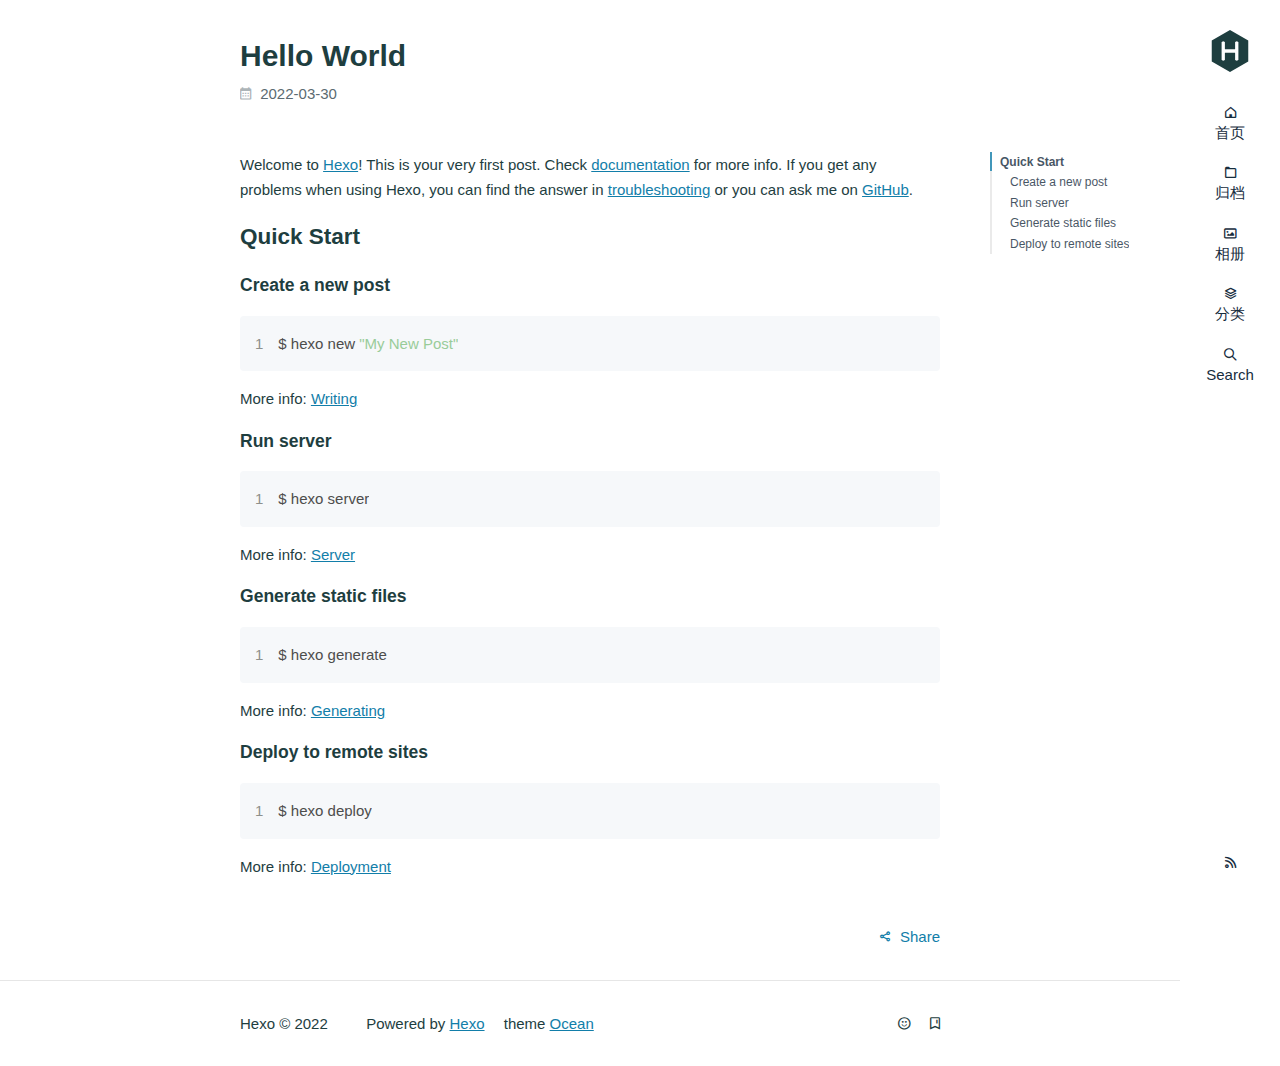
<file: 2022/03/30/hello-world/index.html>
<!DOCTYPE html>
<html lang="en">

<head>
  <meta charset="utf-8">
  <meta name="viewport" content="width=device-width, initial-scale=1, maximum-scale=1">
  
  
  
  <title>
    Hello World |
    
    Hexo
  </title>
  <!-- Icon -->
  
    <link rel="shortcut icon" href="/favicon.ico">
    
  
<link rel="stylesheet" href="/css/style.css">

  
  
<link rel="stylesheet" href="/fancybox/jquery.fancybox.min.css">

  
  
<script src="/js/pace.min.js"></script>

</head>

<body>
  <main class="content">
    <section class="outer">
  <article id="post-hello-world" class="article article-type-post" itemscope
  itemprop="blogPost" data-scroll-reveal>

  <div class="article-inner">
    
    <header class="article-header">
      

<h1 class="article-title" itemprop="name">
  Hello World
</h1>



    </header>
    

    
    <div class="article-meta">
      <a href="/2022/03/30/hello-world/" class="article-date">
  <time datetime="2022-03-29T16:06:41.037Z" itemprop="datePublished">2022-03-30</time>
</a>
      
    </div>
    

    
    
<div class="tocbot"></div>

    

    <div class="article-entry" itemprop="articleBody">
      
      
      
      <p>Welcome to <a target="_blank" rel="noopener" href="https://hexo.io/">Hexo</a>! This is your very first post. Check <a target="_blank" rel="noopener" href="https://hexo.io/docs/">documentation</a> for more info. If you get any problems when using Hexo, you can find the answer in <a target="_blank" rel="noopener" href="https://hexo.io/docs/troubleshooting.html">troubleshooting</a> or you can ask me on <a target="_blank" rel="noopener" href="https://github.com/hexojs/hexo/issues">GitHub</a>.</p>
<h2 id="Quick-Start"><a href="#Quick-Start" class="headerlink" title="Quick Start"></a>Quick Start</h2><h3 id="Create-a-new-post"><a href="#Create-a-new-post" class="headerlink" title="Create a new post"></a>Create a new post</h3><figure class="highlight bash"><table><tr><td class="gutter"><pre><span class="line">1</span><br></pre></td><td class="code"><pre><span class="line">$ hexo new <span class="string">&quot;My New Post&quot;</span></span><br></pre></td></tr></table></figure>

<p>More info: <a target="_blank" rel="noopener" href="https://hexo.io/docs/writing.html">Writing</a></p>
<h3 id="Run-server"><a href="#Run-server" class="headerlink" title="Run server"></a>Run server</h3><figure class="highlight bash"><table><tr><td class="gutter"><pre><span class="line">1</span><br></pre></td><td class="code"><pre><span class="line">$ hexo server</span><br></pre></td></tr></table></figure>

<p>More info: <a target="_blank" rel="noopener" href="https://hexo.io/docs/server.html">Server</a></p>
<h3 id="Generate-static-files"><a href="#Generate-static-files" class="headerlink" title="Generate static files"></a>Generate static files</h3><figure class="highlight bash"><table><tr><td class="gutter"><pre><span class="line">1</span><br></pre></td><td class="code"><pre><span class="line">$ hexo generate</span><br></pre></td></tr></table></figure>

<p>More info: <a target="_blank" rel="noopener" href="https://hexo.io/docs/generating.html">Generating</a></p>
<h3 id="Deploy-to-remote-sites"><a href="#Deploy-to-remote-sites" class="headerlink" title="Deploy to remote sites"></a>Deploy to remote sites</h3><figure class="highlight bash"><table><tr><td class="gutter"><pre><span class="line">1</span><br></pre></td><td class="code"><pre><span class="line">$ hexo deploy</span><br></pre></td></tr></table></figure>

<p>More info: <a target="_blank" rel="noopener" href="https://hexo.io/docs/one-command-deployment.html">Deployment</a></p>

      
    </div>
    <footer class="article-footer">
      <a data-url="http://example.com/2022/03/30/hello-world/" data-id="cl1cfj09v00013ht53udyfrjp" class="article-share-link">
        Share
      </a>
      
    </footer>

  </div>

  
  
  

  
  
  
  

</article>
</section>
    <footer class="footer">
  <div class="outer">
    <div class="float-right">
      <ul class="list-inline">
  
  <li><i class="fe fe-smile-alt"></i> <span id="busuanzi_value_site_uv"></span></li>
  
  <li><i class="fe fe-bookmark"></i> <span id="busuanzi_value_page_pv"></span></li>
  
</ul>
    </div>
    <ul class="list-inline">
      <li>Hexo &copy; 2022</li>
      
        <li></li>
      
      <li>Powered by <a href="http://hexo.io/" target="_blank">Hexo</a></li>
      <li>theme  <a target="_blank" rel="noopener" href="https://github.com/zhwangart/hexo-theme-ocean">Ocean</a></li>
    </ul>
  </div>
</footer>
  </main>
  <aside class="sidebar">
    <button class="navbar-toggle"></button>
<nav class="navbar">
  
  <div class="logo">
    <a href="/"><img src="/images/hexo.svg" alt="Hexo"></a>
  </div>
  
  <ul class="nav nav-main">
    
    <li class="nav-item">
      <a class="nav-item-link" href="/">首页</a>
    </li>
    
    <li class="nav-item">
      <a class="nav-item-link" href="/archives">归档</a>
    </li>
    
    <li class="nav-item">
      <a class="nav-item-link" href="/gallery">相册</a>
    </li>
    
    <li class="nav-item">
      <a class="nav-item-link" href="/categories">分类</a>
    </li>
    
    <li class="nav-item">
      <a class="nav-item-link nav-item-search" title="Search">
        <i class="fe fe-search"></i>
        Search
      </a>
    </li>
  </ul>
</nav>
<nav class="navbar navbar-bottom">
  <ul class="nav">
    <li class="nav-item">
      <div class="totop" id="totop">
  <i class="fe fe-rocket"></i>
</div>
    </li>
    <li class="nav-item">
      
      <a class="nav-item-link" target="_blank" href="/atom.xml" title="RSS Feed">
        <i class="fe fe-feed"></i>
      </a>
      
    </li>
  </ul>
</nav>
<div class="search-form-wrap">
  <div class="local-search local-search-plugin">
  <input type="search" id="local-search-input" class="local-search-input" placeholder="Search...">
  <div id="local-search-result" class="local-search-result"></div>
</div>
</div>
  </aside>
  
<script src="/js/jquery-2.0.3.min.js"></script>


<script src="/js/jquery.justifiedGallery.min.js"></script>


<script src="/js/lazyload.min.js"></script>


<script src="/js/busuanzi-2.3.pure.min.js"></script>



<script src="/fancybox/jquery.fancybox.min.js"></script>





<script src="/js/tocbot.min.js"></script>


<script>
  // Tocbot_v4.7.0  http://tscanlin.github.io/tocbot/
  tocbot.init({
    tocSelector: '.tocbot',
    contentSelector: '.article-entry',
    headingSelector: 'h1, h2, h3, h4, h5, h6',
    hasInnerContainers: true,
    scrollSmooth: true,
    positionFixedSelector: '.tocbot',
    positionFixedClass: 'is-position-fixed',
    fixedSidebarOffset: 'auto',
  });
</script>



<script src="/js/ocean.js"></script>

</body>

</html>
</file>
<file: css/style.css>
@font-face {
  font-family: Raleway_Medium;
  src: url("../fonts/raleway_medium/Raleway-Medium.eot");
  src: url("../fonts/raleway_medium/Raleway-Medium.eot?#iefix") format('embedded-opentype'), url("../fonts/raleway_medium/Raleway-Medium.woff") format('woff'), url("../fonts/raleway_medium/Raleway-Medium.ttf") format('truetype'), url("../fonts/raleway_medium/Raleway-Medium.svg#iconfont") format('svg');
  font-style: normal;
}
.font-raleway-medium {
  font-family: Raleway-Medium;
}
@charset "utf-8";
@font-face {
  font-family: feathericon;
  font-weight: normal;
  font-style: normal;
  src: url("feathericon/feathericon.eot");
  src: url("feathericon/feathericon.eot?#iefix") format('embedded-opentype'), url("feathericon/feathericon.woff") format('woff'), url("feathericon/feathericon.ttf") format('truetype'), url("feathericon/feathericon.svg") format('svg');
}
.fe {
  display: inline-block;
  font: normal normal normal 16px feathericon;
  font-size: inherit;
  text-rendering: auto;
  -webkit-font-smoothing: antialiased;
  -moz-osx-font-smoothing: grayscale;
}
.fe-activity:before {
  content: "\f1e2";
}
.fe-add-cart:before {
  content: "\f1e6";
}
.fe-align-bottom:before {
  content: "\f1bf";
}
.fe-align-center:before {
  content: "\f195";
}
.fe-align-left:before {
  content: "\f196";
}
.fe-align-right:before {
  content: "\f197";
}
.fe-align-top:before {
  content: "\f1c0";
}
.fe-align-vertically:before {
  content: "\f1c1";
}
.fe-angry:before {
  content: "\f1b6";
}
.fe-app-menu:before {
  content: "\f198";
}
.fe-arrow-down:before {
  content: "\f100";
}
.fe-arrow-left:before {
  content: "\f101";
}
.fe-arrow-right:before {
  content: "\f102";
}
.fe-arrow-up:before {
  content: "\f103";
}
.fe-artboard:before {
  content: "\f104";
}
.fe-audio-player:before {
  content: "\f199";
}
.fe-backward:before {
  content: "\f180";
}
.fe-bar:before {
  content: "\f105";
}
.fe-bar-chart:before {
  content: "\f106";
}
.fe-beer:before {
  content: "\f107";
}
.fe-bell:before {
  content: "\f108";
}
.fe-birthday-cake:before {
  content: "\f163";
}
.fe-bold:before {
  content: "\f179";
}
.fe-bolt:before {
  content: "\f1e3";
}
.fe-book:before {
  content: "\f109";
}
.fe-bookmark:before {
  content: "\f170";
}
.fe-browser:before {
  content: "\f10b";
}
.fe-brush:before {
  content: "\f10c";
}
.fe-bug:before {
  content: "\f10d";
}
.fe-building:before {
  content: "\f10e";
}
.fe-cage:before {
  content: "\f1e7";
}
.fe-calendar:before {
  content: "\f10f";
}
.fe-camera:before {
  content: "\f110";
}
.fe-cart:before {
  content: "\f1e8";
}
.fe-check:before {
  content: "\f111";
}
.fe-check-circle:before {
  content: "\f19a";
}
.fe-check-circle-o:before {
  content: "\f19b";
}
.fe-check-verified:before {
  content: "\f19c";
}
.fe-clock:before {
  content: "\f113";
}
.fe-close:before {
  content: "\f114";
}
.fe-cloud:before {
  content: "\f115";
}
.fe-cocktail:before {
  content: "\f116";
}
.fe-code:before {
  content: "\f117";
}
.fe-codepen:before {
  content: "\f1d3";
}
.fe-coffee:before {
  content: "\f166";
}
.fe-columns:before {
  content: "\f118";
}
.fe-comment:before {
  content: "\f119";
}
.fe-comment-o:before {
  content: "\f1d2";
}
.fe-commenting:before {
  content: "\f11a";
}
.fe-comments:before {
  content: "\f11b";
}
.fe-compress:before {
  content: "\f181";
}
.fe-credit-card:before {
  content: "\f1e9";
}
.fe-crop:before {
  content: "\f1c2";
}
.fe-cry:before {
  content: "\f1b7";
}
.fe-cutlery:before {
  content: "\f19d";
}
.fe-delete-link:before {
  content: "\f19e";
}
.fe-desktop:before {
  content: "\f11d";
}
.fe-diamond:before {
  content: "\f11e";
}
.fe-difference:before {
  content: "\f1c3";
}
.fe-disabled:before {
  content: "\f11f";
}
.fe-disappointed:before {
  content: "\f1b8";
}
.fe-distribute-horizontally:before {
  content: "\f1cf";
}
.fe-distribute-vertically:before {
  content: "\f1c5";
}
.fe-document:before {
  content: "\f19f";
}
.fe-download:before {
  content: "\f120";
}
.fe-drop-down:before {
  content: "\f121";
}
.fe-drop-left:before {
  content: "\f122";
}
.fe-drop-right:before {
  content: "\f123";
}
.fe-drop-up:before {
  content: "\f124";
}
.fe-edit:before {
  content: "\f17f";
}
.fe-eject:before {
  content: "\f182";
}
.fe-elipsis-h:before {
  content: "\f125";
}
.fe-elipsis-v:before {
  content: "\f126";
}
.fe-equalizer:before {
  content: "\f1a0";
}
.fe-eraser:before {
  content: "\f1c6";
}
.fe-expand:before {
  content: "\f183";
}
.fe-export:before {
  content: "\f16e";
}
.fe-eye:before {
  content: "\f127";
}
.fe-facebook:before {
  content: "\f1d4";
}
.fe-fast-backward:before {
  content: "\f184";
}
.fe-fast-forward:before {
  content: "\f185";
}
.fe-feather:before {
  content: "\f174";
}
.fe-feed:before {
  content: "\f128";
}
.fe-file:before {
  content: "\f1b1";
}
.fe-file-audio:before {
  content: "\f1b2";
}
.fe-file-excel:before {
  content: "\f1a2";
}
.fe-file-image:before {
  content: "\f1b3";
}
.fe-file-movie:before {
  content: "\f1b4";
}
.fe-file-powerpoint:before {
  content: "\f1a3";
}
.fe-file-word:before {
  content: "\f1a4";
}
.fe-file-zip:before {
  content: "\f1b5";
}
.fe-filter:before {
  content: "\f173";
}
.fe-flag:before {
  content: "\f129";
}
.fe-folder:before {
  content: "\f12a";
}
.fe-folder-open:before {
  content: "\f176";
}
.fe-fork:before {
  content: "\f12b";
}
.fe-forward:before {
  content: "\f186";
}
.fe-frowing:before {
  content: "\f1b9";
}
.fe-gamepad:before {
  content: "\f191";
}
.fe-gear:before {
  content: "\f1a5";
}
.fe-gift:before {
  content: "\f1ea";
}
.fe-git:before {
  content: "\f1d5";
}
.fe-github:before {
  content: "\f1d6";
}
.fe-github-alt:before {
  content: "\f1d7";
}
.fe-globe:before {
  content: "\f12c";
}
.fe-google:before {
  content: "\f1d8";
}
.fe-google-plus:before {
  content: "\f1d9";
}
.fe-hash:before {
  content: "\f12d";
}
.fe-headphone:before {
  content: "\f18e";
}
.fe-heart:before {
  content: "\f12e";
}
.fe-heart-o:before {
  content: "\f167";
}
.fe-home:before {
  content: "\f12f";
}
.fe-import:before {
  content: "\f16f";
}
.fe-info:before {
  content: "\f130";
}
.fe-insert-link:before {
  content: "\f1a6";
}
.fe-instagram:before {
  content: "\f1da";
}
.fe-intersect:before {
  content: "\f1c7";
}
.fe-italic:before {
  content: "\f17a";
}
.fe-key:before {
  content: "\f131";
}
.fe-keyboard:before {
  content: "\f132";
}
.fe-kitchen-cooker:before {
  content: "\f1a7";
}
.fe-laptop:before {
  content: "\f133";
}
.fe-layer:before {
  content: "\f18c";
}
.fe-layout:before {
  content: "\f134";
}
.fe-line-chart:before {
  content: "\f135";
}
.fe-link:before {
  content: "\f136";
}
.fe-link-external:before {
  content: "\f137";
}
.fe-list-bullet:before {
  content: "\f17c";
}
.fe-list-order:before {
  content: "\f17d";
}
.fe-list-task:before {
  content: "\f17e";
}
.fe-location:before {
  content: "\f138";
}
.fe-lock:before {
  content: "\f139";
}
.fe-login:before {
  content: "\f13a";
}
.fe-logout:before {
  content: "\f13b";
}
.fe-loop:before {
  content: "\f192";
}
.fe-magic:before {
  content: "\f177";
}
.fe-mail:before {
  content: "\f13c";
}
.fe-map:before {
  content: "\f16d";
}
.fe-mask:before {
  content: "\f1c8";
}
.fe-medal:before {
  content: "\f13d";
}
.fe-megaphone:before {
  content: "\f13e";
}
.fe-mention:before {
  content: "\f164";
}
.fe-messanger:before {
  content: "\f1e1";
}
.fe-minus:before {
  content: "\f140";
}
.fe-mobile:before {
  content: "\f141";
}
.fe-money:before {
  content: "\f1a8";
}
.fe-moon:before {
  content: "\f1ef";
}
.fe-mouse:before {
  content: "\f142";
}
.fe-music:before {
  content: "\f175";
}
.fe-open-mouth:before {
  content: "\f1ba";
}
.fe-palette:before {
  content: "\f165";
}
.fe-paper-plane:before {
  content: "\f178";
}
.fe-pause:before {
  content: "\f187";
}
.fe-pencil:before {
  content: "\f144";
}
.fe-phone:before {
  content: "\f145";
}
.fe-picture:before {
  content: "\f1a9";
}
.fe-picture-square:before {
  content: "\f1e4";
}
.fe-pie-chart:before {
  content: "\f146";
}
.fe-pinterest:before {
  content: "\f1db";
}
.fe-pizza:before {
  content: "\f147";
}
.fe-play:before {
  content: "\f188";
}
.fe-plug:before {
  content: "\f18f";
}
.fe-plus:before {
  content: "\f148";
}
.fe-pocket:before {
  content: "\f1dc";
}
.fe-pot:before {
  content: "\f1aa";
}
.fe-print:before {
  content: "\f171";
}
.fe-prototype:before {
  content: "\f149";
}
.fe-question:before {
  content: "\f14a";
}
.fe-quote-left:before {
  content: "\f14b";
}
.fe-quote-right:before {
  content: "\f14c";
}
.fe-rage:before {
  content: "\f1bb";
}
.fe-random:before {
  content: "\f189";
}
.fe-reload:before {
  content: "\f193";
}
.fe-remove-cart:before {
  content: "\f1eb";
}
.fe-rocket:before {
  content: "\f14d";
}
.fe-scale:before {
  content: "\f1c9";
}
.fe-search:before {
  content: "\f14e";
}
.fe-search-minus:before {
  content: "\f16a";
}
.fe-search-plus:before {
  content: "\f16b";
}
.fe-share:before {
  content: "\f14f";
}
.fe-shield:before {
  content: "\f172";
}
.fe-shopping-bag:before {
  content: "\f1ec";
}
.fe-sitemap:before {
  content: "\f150";
}
.fe-smile:before {
  content: "\f1bc";
}
.fe-smile-alt:before {
  content: "\f1bd";
}
.fe-speaker:before {
  content: "\f1ab";
}
.fe-star:before {
  content: "\f151";
}
.fe-star-o:before {
  content: "\f168";
}
.fe-step-backward:before {
  content: "\f1d0";
}
.fe-step-forward:before {
  content: "\f1d1";
}
.fe-stop:before {
  content: "\f18b";
}
.fe-subtract:before {
  content: "\f1ca";
}
.fe-sunny-o:before {
  content: "\f1f0";
}
.fe-sunrise:before {
  content: "\f1f1";
}
.fe-sync:before {
  content: "\f194";
}
.fe-table:before {
  content: "\f1ac";
}
.fe-tablet:before {
  content: "\f152";
}
.fe-tag:before {
  content: "\f153";
}
.fe-target:before {
  content: "\f1f3";
}
.fe-terminal:before {
  content: "\f154";
}
.fe-text-align-center:before {
  content: "\f1cb";
}
.fe-text-align-justify:before {
  content: "\f1e5";
}
.fe-text-align-left:before {
  content: "\f1cc";
}
.fe-text-align-right:before {
  content: "\f1cd";
}
.fe-text-size:before {
  content: "\f17b";
}
.fe-ticket:before {
  content: "\f155";
}
.fe-tiled:before {
  content: "\f156";
}
.fe-timeline:before {
  content: "\f1ad";
}
.fe-tired:before {
  content: "\f1be";
}
.fe-trash:before {
  content: "\f157";
}
.fe-trophy:before {
  content: "\f158";
}
.fe-truck:before {
  content: "\f1ed";
}
.fe-twitter:before {
  content: "\f1dd";
}
.fe-umbrella:before {
  content: "\f1f2";
}
.fe-underline:before {
  content: "\f1ae";
}
.fe-union:before {
  content: "\f1ce";
}
.fe-unlock:before {
  content: "\f169";
}
.fe-upload:before {
  content: "\f159";
}
.fe-usb:before {
  content: "\f190";
}
.fe-user:before {
  content: "\f15a";
}
.fe-user-minus:before {
  content: "\f16c";
}
.fe-user-plus:before {
  content: "\f15b";
}
.fe-users:before {
  content: "\f15c";
}
.fe-vector:before {
  content: "\f15d";
}
.fe-video:before {
  content: "\f15e";
}
.fe-wallet:before {
  content: "\f1ee";
}
.fe-warning:before {
  content: "\f15f";
}
.fe-watch:before {
  content: "\f1af";
}
.fe-watch-alt:before {
  content: "\f1b0";
}
.fe-wine-glass:before {
  content: "\f161";
}
.fe-wordpress:before {
  content: "\f1de";
}
.fe-wordpress-alt:before {
  content: "\f1df";
}
.fe-wrench:before {
  content: "\f162";
}
.fe-youtube:before {
  content: "\f1e0";
}
/* normalize.css v8.0.0 | MIT License | github.com/necolas/normalize.css */
html {
  line-height: 1.15 /* 1 */;
  -webkit-text-size-adjust: 100% /* 2 */;
}
body {
  margin: 0;
}
h1 {
  font-size: 2em;
  margin: 0.67em 0;
}
hr {
  box-sizing: content-box /* 1 */;
  height: 0 /* 1 */;
  overflow: visible /* 2 */;
}
pre {
  font-family: monospace, monospace /* 1 */;
  font-size: 1em /* 2 */;
}
a {
  background-color: transparent;
}
abbr[title] {
  border-bottom: none /* 1 */;
  text-decoration: underline /* 2 */;
  text-decoration: underline dotted /* 2 */;
}
b,
strong {
  font-weight: bolder;
}
code,
kbd,
samp {
  font-family: monospace, monospace /* 1 */;
  font-size: 1em /* 2 */;
}
small {
  font-size: 80%;
}
sub,
sup {
  font-size: 75%;
  line-height: 0;
  position: relative;
  vertical-align: baseline;
}
sub {
  bottom: -0.25em;
}
sup {
  top: -0.5em;
}
img {
  border-style: none;
}
button,
input,
optgroup,
select,
textarea {
  font-family: inherit /* 1 */;
  font-size: 100% /* 1 */;
  line-height: 1.15 /* 1 */;
  margin: 0 /* 2 */;
}
button,
input {
  overflow: visible;
}
button,
select {
  text-transform: none;
}
button,
[type="button"],
[type="reset"],
[type="submit"] {
  -webkit-appearance: button;
}
button::-moz-focus-inner,
[type="button"]::-moz-focus-inner,
[type="reset"]::-moz-focus-inner,
[type="submit"]::-moz-focus-inner {
  border-style: none;
  padding: 0;
}
button:-moz-focusring,
[type="button"]-moz-focusring,
[type="reset"]-moz-focusring,
[type="submit"]-moz-focusring {
  outline: 1px dotted ButtonText;
}
fieldset {
  padding: 0.35em 0.75em 0.625em;
}
legend {
  box-sizing: border-box /* 1 */;
  color: inherit /* 2 */;
  display: table /* 1 */;
  max-width: 100% /* 1 */;
  padding: 0 /* 3 */;
  white-space: normal /* 1 */;
}
progress {
  vertical-align: baseline;
}
textarea {
  overflow: auto;
}
[type="checkbox"],
[type="radio"] {
  box-sizing: border-box /* 1 */;
  padding: 0 /* 2 */;
}
[type="number"]::-webkit-inner-spin-button,
[type="number"]::-webkit-outer-spin-button {
  height: auto;
}
[type="search"] {
  -webkit-appearance: textfield /* 1 */;
  outline-offset: -2px /* 2 */;
}
[type="search"]::-webkit-search-decoration {
  -webkit-appearance: none;
}
::-webkit-file-upload-button {
  -webkit-appearance: button /* 1 */;
  font: inherit /* 2 */;
}
details {
  display: block;
}
summary {
  display: list-item;
}
template {
  display: none;
}
[hidden] {
  display: none;
}
*,
*::before,
*::after {
  box-sizing: border-box;
}
html,
body {
  height: 100%;
}
html {
  font-size: 62.5%;
  -webkit-text-size-adjust: 100%;
  -ms-text-size-adjust: 100%;
  -ms-overflow-style: scrollbar;
  -webkit-tap-highlight-color: transparent;
}
body {
  position: relative;
  background-color: #fff;
  font-family: "Helvetica Neue", Helvetica, "PingFang SC", "Hiragino Sans GB", "Microsoft YaHei", "微软雅黑", Arial, sans-serif;
  font-size: 1.5rem;
  line-height: 1.7;
  color: #1e3e3f;
  padding: 0;
  margin: 0;
  overflow-x: hidden;
  text-size-adjust: 100%;
}
body ::selection {
  background: #5c6b72;
  color: #e6e6e6;
}
a {
  color: #127ea9;
}
a:hover {
  color: #1594c6;
}
a:active {
  color: #1178a1;
}
a.disabled {
  color: #adb5bd;
}
img {
  max-width: 100%;
}
.article-date,
.article-category .article-category-link,
.archive-year-wrap .archive-year,
.archive-article-date {
  text-decoration: none;
  color: #5c6b72;
}
.article-date:hover,
.article-category .article-category-link:hover,
.archive-year-wrap .archive-year:hover,
.archive-article-date:hover {
  color: #5c6b72;
}
.archive-article-inner {
  -webkit-border-radius: 4px;
  -moz-border-radius: 4px;
  border-radius: 4px;
}
.article-entry h1,
.article-entry h2,
.article-entry h3,
.article-entry h4,
.article-entry h5,
.article-entry h6 {
  margin: 1.5rem 0;
}
.article-entry hr {
  height: 0.1rem;
  background-color: #e6e6e6;
  border: none;
  padding: 0;
  margin: 1.5rem 0;
}
.article-entry strong {
  font-weight: bold;
}
.article-entry em,
.article-entry cite {
  font-style: italic;
}
.article-entry sup,
.article-entry sub {
  font-size: 75%;
  line-height: 0;
  position: relative;
  vertical-align: baseline;
}
.article-entry sup {
  top: -0.5rem;
}
.article-entry sub {
  bottom: -0.25rem;
}
.article-entry small {
  font-size: 85%;
}
.article-entry mark {
  background-color: rgba(255,255,0,0.25);
}
.article-entry acronym,
.article-entry abbr {
  border-bottom: 0.1rem #e6e6e6 dotted;
}
.article-entry ul,
.article-entry ol,
.article-entry dl {
  margin: 1.5rem 0;
  line-height: line-height;
}
.article-entry ul,
.article-entry ol {
  padding-left: 2em;
}
.article-entry ul {
  list-style-type: circle;
}
.article-entry p,
.article-entry table,
.article-entry blockquote {
  margin: 1.5rem 0;
}
.article-entry img,
.article-entry video {
  max-width: 100%;
  height: auto;
  display: block;
  margin: auto;
}
.article-entry iframe {
  border: none;
}
.article-entry table {
  width: 100%;
  border-collapse: collapse;
  vertical-align: middle;
  empty-cells: show;
  text-align: left;
}
.article-entry table th,
.article-entry table td,
.article-entry table {
  border: 0.1rem #e6e6e6 solid;
}
.article-entry table th,
.article-entry table td {
  padding: 1rem 1.5rem;
}
.article-entry table tbody tr:nth-child(2n) {
  background-color: rgba(230,230,230,0.25);
}
.article-entry blockquote {
  position: relative;
  display: block;
  padding: 0 1.5rem 0 4.5rem;
  width: 100%;
  overflow: auto;
  color: #5c6b72;
}
.article-entry blockquote:before {
  content: url("[data-uri]");
  display: block;
  width: 3rem;
  position: absolute;
  left: 0;
  top: 0;
}
.article-entry blockquote > :first-child {
  margin-top: 0;
}
.article-entry blockquote > :last-child {
  margin-bottom: 0;
}
.article-entry blockquote footer cite:before {
  content: "—";
  padding: 0 0.5rem;
}
.jumbotron {
  padding: 0;
  margin-bottom: 3rem;
  text-align: center;
}
.content,
.sidebar {
  transition: all 0.3s ease-in-out;
}
.content {
  position: relative;
  z-index: 1;
  margin-right: 0;
}
.content.on {
  transform: translateX(-10rem);
}
.sidebar {
  position: fixed;
  z-index: 9;
  top: 0;
  right: -10rem;
  bottom: 0;
  width: 10rem;
  background-color: #f4f4f4;
}
.sidebar.on {
  right: 0;
}
.navbar-toggle {
  position: absolute;
  top: 1.5rem;
  right: 11.5rem;
  padding: 0.5rem 1rem;
  border: none;
  -webkit-border-radius: 0.4rem;
  -moz-border-radius: 0.4rem;
  border-radius: 0.4rem;
  background-color: rgba(30,62,63,0.25);
  color: #fff;
}
.navbar-toggle::before {
  content: '\f105';
  font-family: feathericon;
  font-size: larger;
}
.wrap,
.outer {
  width: 100%;
  padding-right: 1.5rem;
  padding-left: 1.5rem;
  margin: auto;
}
.wrap::before,
.outer::before,
.wrap::after,
.outer::after {
  content: "";
  display: table;
  clear: both;
}
.local-search {
  width: 100%;
}
.tocbot {
  display: none;
}
@media (min-width: 768px) {
  .jumbotron {
    margin-bottom: 6rem;
  }
  .content {
    margin-right: 10rem;
  }
  .sidebar {
    right: 0;
    background-color: #fff;
  }
  .navbar-toggle {
    display: none;
  }
  .wrap,
  .outer {
    width: 70rem;
    padding-right: 0;
    padding-left: 0;
  }
  .local-search {
    width: 70rem;
  }
  .card-quote {
    grid-template-columns: repeat(3, 1fr);
  }
}
@media (min-width: 1200px) {
  .tocbot {
    display: block;
  }
}
.list-unstyled,
.list-inline {
  list-style: none;
  padding-left: 0;
  margin-left: 0;
}
.list-inline {
  position: relative;
  margin: 0 -0.75rem;
}
.list-inline > li {
  display: inline-block;
  padding: 0 0.75rem;
}
.category-list {
  list-style: none;
  padding-left: 0;
  margin-left: 0;
  margin-right: -0.5rem;
  margin-left: -0.5rem;
}
.category-list > .category-list-item {
  display: inline-block;
  padding: 0.5rem 1rem;
}
.category-list > .category-list-item:before {
  content: "\f18c";
  font-family: feathericon;
  margin-right: 0.5rem;
}
.tag-list {
  list-style: none;
  padding-left: 0;
  margin-left: 0;
  margin-right: -0.5rem;
  margin-left: -0.5rem;
}
.tag-list > .tag-list-item {
  display: inline-block;
  padding: 0.5rem 1rem;
}
.tag-list > .tag-list-item:before {
  content: "\f153";
  font-family: feathericon;
  margin-right: 0.5rem;
}
.video {
  position: relative;
  height: auto;
}
.video .brand {
  width: 4.2rem;
}
.video-frame {
  position: absolute;
  z-index: 1;
  right: 0;
  bottom: 0;
  left: 0;
  min-width: 100%;
}
.video-frame img {
  display: block;
  width: 100%;
}
.video-media {
  position: relative;
  z-index: 0;
  height: 90vh;
  overflow: hidden;
}
.video-media video,
.video-media img {
  position: absolute;
  top: 50%;
  left: 50%;
  transform: translate(-50%, -50%);
  min-width: 100%;
  min-height: 100%;
}
.video-overlay {
  position: absolute;
  top: 0;
  bottom: 0;
  left: 0;
  right: 0;
  background-color: rgba(178,191,204,0.6);
}
.video-inner {
  position: absolute;
  top: 50%;
  left: 50%;
  transform: translate(-50%, -65%);
}
.video-inner a,
.video-inner {
  color: #fff;
  text-decoration: none;
}
.video-learn-more {
  position: absolute;
  z-index: 1;
  bottom: -3rem;
  right: 0;
  left: 0;
}
.video-learn-more a > .fe {
  font-size: 3rem;
  color: #adb5bd;
}
.video-learn-more a > .fe:hover {
  color: #1e3e3f;
}
.search-form-wrap {
  position: fixed;
  top: -100%;
  right: 10rem;
  left: 0;
  opacity: 0;
  transition: 0.3s;
}
.search-form-wrap.on {
  top: 0;
  opacity: 1;
}
.local-search {
  position: relative;
  margin: 0 auto;
  padding: 3rem;
  background-color: #fff;
  box-shadow: 0 1rem 3rem rgba(30,62,63,0.05);
  max-height: 100vh;
  overflow-y: auto;
}
.local-search-input {
  border: 0.1rem #e6e6e6 solid;
  -webkit-border-radius: 0.4rem;
  -moz-border-radius: 0.4rem;
  border-radius: 0.4rem;
  background-color: #fff;
  width: 100%;
  padding: 1rem 1.5rem;
  outline: none;
}
.local-search-input::-webkit-search-results-decoration,
.local-search-input::-webkit-search-cancel-button {
  -webkit-appearance: none;
}
.local-search-close {
  position: absolute;
  top: 3.85rem;
  right: 4.25rem;
  display: block;
  height: 2rem;
  width: 2rem;
  padding: 0;
  border: none;
  -webkit-border-radius: 50%;
  -moz-border-radius: 50%;
  border-radius: 50%;
  background-color: #9c8079;
  color: #fff;
  text-align: center;
  cursor: pointer;
}
.local-search-close::before {
  content: '\f114';
  font-family: feathericon;
}
.local-search-result {
  text-align: left;
}
.search-result-list {
  list-style: none;
  padding-left: 0;
  margin-left: 0;
}
.search-result-list li {
  padding: 1.5rem 0;
}
.search-result-list li:not(:last-child) {
  border-bottom: 0.1rem #e6e6e6 solid;
}
.search-result-list li .search-result-title {
  font-size: 1.6rem;
  font-weight: bold;
}
.search-result-list li .search-result {
  padding-top: 0.5rem;
  margin: 0;
  max-height: 12rem;
  overflow: hidden;
}
.search-result-list li em.search-keyword {
  color: #9e6a4d;
}
.search-result-empty {
  padding: 3rem 0 0;
}
.article {
  padding: 3rem 0;
}
.article-topping {
  position: absolute;
  top: 0;
  left: -3rem;
  color: #ea434a;
}
.article-topping .fe {
  font-size: 2rem;
  line-height: 1.7;
}
.article-meta::before,
.article-meta::after {
  content: "";
  display: table;
  clear: both;
}
.article-date::before {
  content: '\f10f';
  margin-right: 0.5rem;
  font-family: feathericon;
  opacity: 0.5;
}
.article-category {
  display: inline-block;
  margin-left: 1.5rem;
}
.article-category:before {
  content: "\f18c";
  font-family: feathericon;
  margin-right: 0.5rem;
}
.archive-article-header + .article-category {
  margin-left: 0;
}
.article-entry {
  margin-top: 3rem;
  color: #1e3e3f;
}
.article-entry::before,
.article-entry::after {
  content: "";
  display: table;
  clear: both;
}
.article-entry .pullquote {
  text-align: left;
  width: 45%;
  margin: 0;
}
.article-entry .pullquote.left {
  margin-left: 0.5em;
  margin-right: 1em;
}
.article-entry .pullquote.right {
  margin-right: 0.5em;
  margin-left: 1em;
}
.article-entry .caption {
  color: color-grey;
  display: block;
  font-size: 0.9em;
  margin-top: 0.5em;
  position: relative;
  text-align: center;
}
.article-entry .video-container {
  position: relative;
  padding-top: 56.25%;
  height: 0;
  overflow: hidden;
}
.article-entry .video-container iframe,
.article-entry .video-container object,
.article-entry .video-container embed {
  position: absolute;
  top: 0;
  left: 0;
  width: 100%;
  height: 100%;
  margin-top: 0;
}
.article-header {
  position: relative;
}
.article-header h1,
.article-header h2 {
  margin: 0;
}
.article-header .article-title {
  text-decoration: none;
  color: #1e3e3f;
}
.article-footer {
  margin-top: 3rem;
}
.article-footer::before,
.article-footer::after {
  content: "";
  display: table;
  clear: both;
}
.article-tag-list {
  list-style: none;
  padding-left: 0;
  margin-left: 0;
  margin: 0;
}
.article-tag-list:before {
  content: "\f153";
  font-family: feathericon;
  margin-right: 0.5rem;
}
.article-tag-list .article-tag-list-item {
  display: inline-block;
  padding-right: 1rem;
}
.article-tag-list .article-tag-list-link {
  text-decoration: none;
}
.article-comment-link {
  float: right;
}
.article-comment-link:before {
  content: "\f1d2";
  font-family: feathericon;
  padding-right: 8px;
}
.article-share-link {
  cursor: pointer;
  float: right;
  margin-left: 20px;
}
.article-share-link:before {
  content: "\f14f";
  font-family: feathericon;
  padding-right: 6px;
}
.article-nav {
  position: relative;
  padding-top: 3rem;
  margin-top: 5rem;
  border-top: 0.1rem #e6e6e6 solid;
}
.article-nav::before,
.article-nav::after {
  content: "";
  display: table;
  clear: both;
}
.article-nav-link {
  display: block;
  text-decoration: none;
}
.article-nav-link:first-child {
  float: left;
}
.article-nav-link:last-child {
  float: right;
  text-align: right;
}
.article-nav-caption {
  color: #5c6b72;
}
.article-nav-title {
  font-size: inherit;
}
.article-share-box {
  position: absolute;
  display: none;
  background: #fff;
  -webkit-border-radius: 0.4rem;
  -moz-border-radius: 0.4rem;
  border-radius: 0.4rem;
  box-shadow: 1px 2px 10px rgba(0,0,0,0.2);
  -webkit-border-radius: 3px;
  -moz-border-radius: 3px;
  border-radius: 3px;
  margin-left: -145px;
  overflow: hidden;
  z-index: 1;
}
.article-share-box.on {
  display: block;
}
.article-share-input {
  width: 100%;
  background: none;
  box-sizing: border-box;
  padding: 0 1.5rem;
  outline: none;
  border: none;
  border-bottom: 0.1rem #e6e6e6 solid;
  height: 3.6rem;
  line-height: 3.6rem;
}
.article-share-links::before,
.article-share-links::after {
  content: "";
  display: table;
  clear: both;
}
.article-share-twitter,
.article-share-facebook,
.article-share-pinterest,
.article-share-google {
  position: relative;
  display: block;
  float: left;
  width: 5rem;
  height: 3.6rem;
  color: #172d3e;
  text-align: center;
  text-decoration: none;
}
.article-share-twitter:before,
.article-share-facebook:before,
.article-share-pinterest:before,
.article-share-google:before {
  font-size: 20px;
  font-family: feathericon;
}
.article-share-twitter:hover,
.article-share-facebook:hover,
.article-share-pinterest:hover,
.article-share-google:hover {
  color: #fff;
}
.article-share-twitter:before {
  content: "\f1dd";
}
.article-share-twitter:hover {
  background: #00aced;
  text-shadow: 0 1px #008abe;
}
.article-share-facebook:before {
  content: "\f1d4";
}
.article-share-facebook:hover {
  background: #3b5998;
  text-shadow: 0 1px #2f477a;
}
.article-share-pinterest:before {
  content: "\f1db";
}
.article-share-pinterest:hover {
  background: #cb2027;
  text-shadow: 0 1px #a21a1f;
}
.article-share-google:before {
  content: "\f1d8";
}
.article-share-google:hover {
  background: #dd4b39;
  text-shadow: 0 1px #be3221;
}
.tocbot {
  position: absolute;
  top: 14rem;
  left: calc((100vw - 70rem) / 2 + 70rem);
  font-size: 80%;
  opacity: 0.8;
}
.tocbot > .toc-list {
  position: relative;
  overflow: hidden;
}
.toc-list {
  list-style: none;
  padding-left: 0;
  margin-left: 0;
  padding-left: 1rem;
}
a.toc-link {
  height: 100%;
  color: #172d3e;
  text-decoration: none;
}
.is-collapsible {
  max-height: 1000px;
  overflow: hidden;
  transition: all;
}
.is-collapsed {
  max-height: 0;
}
.is-position-fixed {
  position: fixed !important;
  top: 0;
  right: 10rem;
}
.is-active-link {
  font-weight: 700;
}
.toc-link::before {
  background-color: #e6e6e6;
  content: ' ';
  display: inline-block;
  height: inherit;
  left: 0;
  margin-top: -1px;
  position: absolute;
  width: 2px;
}
.is-active-link::before {
  background-color: #127ea9;
}
.article-gallery {
  position: relative;
}
.article-gallery-photos {
  position: relative;
  overflow: hidden;
}
.article-gallery-img {
  display: none;
  max-width: 100%;
}
.article-gallery-img:first-child {
  display: block;
}
.article-gallery-img.loaded {
  position: absolute;
  display: block;
}
.article-gallery-img img {
  display: block;
  max-width: 100%;
  margin: 0 auto;
}
.article-albums {
  position: relative;
}
.article-albums-photos {
  position: relative;
  display: flex;
  flex-wrap: wrap;
  list-style: none;
  padding-left: 0;
  margin-left: 0;
}
.article-albums-photos::before,
.article-albums-photos::after {
  content: "";
  display: table;
  clear: both;
}
.article-albums-photos::after {
  content: '';
  flex-grow: 999999999;
}
.article-albums-photos .article-albums-item {
  position: relative;
  flex-grow: 1;
  margin: 0.5rem;
  overflow: hidden;
}
.article-albums-photos .article-albums-item img {
  object-fit: cover;
  max-width: 100%;
  min-width: 100%;
  vertical-align: center;
}
.article-albums-photos .article-albums-item .article-albums-caption {
  display: block;
  width: 100%;
  padding: 1rem 0;
  text-align: center;
}
@media (min-width: 576px) {
  .article-albums-item img {
    height: 32rem;
  }
  .article-albums-item .article-albums-caption {
    position: absolute;
    bottom: 0;
    left: 0;
    width: 100%;
    background-color: rgba(0,0,0,0.5);
    background: linear-gradient(to top, rgba(0,0,0,0.5), transparent);
    color: #fff;
    padding: 1rem;
    opacity: 0;
    transform: translateY(100%);
    transition: all 0.3s ease-in-out;
  }
  .article-albums-item:hover .article-albums-caption {
    opacity: 1;
    transform: translateY(0);
  }
}
@media (min-width: 768px) {
  .article-albums-item img {
    height: 20rem;
  }
}
.justified-gallery {
  width: 100%;
  position: relative;
  overflow: hidden;
}
.justified-gallery > a,
.justified-gallery > div,
.justified-gallery > figure {
  position: absolute;
  display: inline-block;
  overflow: hidden;
  background: #adb5bd /* To have gray placeholders while the gallery is loading with waitThumbnailsLoad = false */;
  filter: "alpha(opacity=10)";
  opacity: 0.1;
  margin: 0;
  padding: 0;
}
.justified-gallery > a > img,
.justified-gallery > div > img,
.justified-gallery > figure > img,
.justified-gallery > a > a > img,
.justified-gallery > div > a > img,
.justified-gallery > figure > a > img,
.justified-gallery > a > svg,
.justified-gallery > div > svg,
.justified-gallery > figure > svg,
.justified-gallery > a > a > svg,
.justified-gallery > div > a > svg,
.justified-gallery > figure > a > svg {
  position: absolute;
  top: 50%;
  left: 50%;
  margin: 0;
  padding: 0;
  border: none;
  filter: "alpha(opacity=0)";
  opacity: 0;
}
.justified-gallery > a > .caption,
.justified-gallery > div > .caption,
.justified-gallery > figure > .caption {
  display: none;
  position: absolute;
  right: 0;
  bottom: 0;
  left: 0;
  padding: 1rem;
  background-color: rgba(0,0,0,0.5);
  background: linear-gradient(to top, rgba(0,0,0,0.5), transparent);
  color: #fff;
}
.justified-gallery > a > .caption.caption-visible,
.justified-gallery > div > .caption.caption-visible,
.justified-gallery > figure > .caption.caption-visible {
  display: initial;
}
.justified-gallery > .jg-entry-visible {
  filter: "alpha(opacity=100)";
  opacity: 1;
  background: none;
}
.justified-gallery > .jg-entry-visible > img,
.justified-gallery > .jg-entry-visible > a > img,
.justified-gallery > .jg-entry-visible > svg,
.justified-gallery > .jg-entry-visible > a > svg {
  filter: "alpha(opacity=100)";
  opacity: 1;
  -webkit-transition: opacity 500ms ease-in;
  -moz-transition: opacity 500ms ease-in;
  -o-transition: opacity 500ms ease-in;
  transition: opacity;
}
.justified-gallery > .jg-filtered {
  display: none;
}
.justified-gallery > .jg-filtered > .spinner {
  position: absolute;
  bottom: 0;
  margin-left: -24px;
  padding: 10px 0 10px 0;
  left: 50%;
  filter: "alpha(opacity=100)";
  opacity: 1;
  overflow: initial;
}
.justified-gallery > .jg-filtered > span {
  display: inline-block;
  filter: "alpha(opacity=0)";
  opacity: 0;
  width: 8px;
  height: 8px;
  margin: 0 4px 0 4px;
  background-color: #000;
  -webkit-border-radius: 6px;
  -moz-border-radius: 6px;
  border-radius: 6px;
}
.macbook {
  position: relative;
}
.macbook .macbook-screen {
  position: relative;
  background-color: transparent;
  border-style: solid;
  border-color: #fff;
  -webkit-border-radius: 1rem;
  -moz-border-radius: 1rem;
  border-radius: 1rem;
  border-width: 1.25rem;
  box-shadow: 0 1rem 3rem rgba(0,0,0,0.15), 0 0 0.5rem rgba(0,0,0,0.15) inset;
}
.macbook .macbook-keyboard {
  display: none;
  position: relative;
  box-sizing: content-box;
  background-color: #fff;
  border-bottom: solid 0.75rem #f2f2f2;
  border-bottom-left-radius: 50%;
  border-bottom-right-radius: 50%;
  margin: -0.5rem -5rem 0;
  height: 0.5rem;
  box-shadow: 0 0.5rem 3rem rgba(0,0,0,0.15);
}
.macbook .macbook-keyboard::before {
  content: '';
  position: absolute;
  left: 50%;
  transform: translateX(-50%);
  background: linear-gradient(90deg, #f2f2f2, #fff, #f2f2f2);
  box-shadow: 0 0 0.1rem rgba(0,0,0,0.05) inset;
  width: 20%;
  height: 0.3rem;
  -webkit-border-radius: 0.125rem;
  -moz-border-radius: 0.125rem;
  border-radius: 0.125rem;
}
@media (min-width: 768px) {
  .macbook .macbook-screen {
    border-width: 2rem 1.25rem 1.25rem;
  }
  .macbook .macbook-keyboard {
    display: block;
  }
}
.macbook-wrap {
  padding: 1rem 9rem;
}
.scrolling-wrap {
  min-height: 30rem;
  overflow: hidden;
}
.scrolling {
  position: absolute;
  top: 30rem;
  width: 100%;
  animation: scrolling-animation 10s ease-in-out 1s infinite;
}
@-moz-keyframes scrolling-animation {
  0% {
    top: 0;
  }
  10% {
    top: 0;
    transform: translateY(0);
  }
  30% {
    transform: translateY(-35%);
  }
  60% {
    transform: translateY(-75%);
  }
  90% {
    transform: translateY(-100%);
  }
  100% {
    transform: translateY(-100%);
  }
}
@-webkit-keyframes scrolling-animation {
  0% {
    top: 0;
  }
  10% {
    top: 0;
    transform: translateY(0);
  }
  30% {
    transform: translateY(-35%);
  }
  60% {
    transform: translateY(-75%);
  }
  90% {
    transform: translateY(-100%);
  }
  100% {
    transform: translateY(-100%);
  }
}
@-o-keyframes scrolling-animation {
  0% {
    top: 0;
  }
  10% {
    top: 0;
    transform: translateY(0);
  }
  30% {
    transform: translateY(-35%);
  }
  60% {
    transform: translateY(-75%);
  }
  90% {
    transform: translateY(-100%);
  }
  100% {
    transform: translateY(-100%);
  }
}
@keyframes scrolling-animation {
  0% {
    top: 0;
  }
  10% {
    top: 0;
    transform: translateY(0);
  }
  30% {
    transform: translateY(-35%);
  }
  60% {
    transform: translateY(-75%);
  }
  90% {
    transform: translateY(-100%);
  }
  100% {
    transform: translateY(-100%);
  }
}
.card-quote {
  display: grid;
  grid-gap: 1.5rem;
  margin-bottom: 1.5rem;
}
.card-quote blockquote {
  position: relative;
  margin: 0;
  padding: 1.5rem;
  padding-left: 6rem;
  overflow: auto;
  border-left: none;
  border: 0.1rem #e6e6e6 solid;
  -webkit-border-radius: 0.4rem;
  -moz-border-radius: 0.4rem;
  border-radius: 0.4rem;
  transition: all 0.3s ease-in-out;
  line-height: 1.4;
}
.card-quote blockquote:before {
  content: none;
}
.card-quote blockquote p:first-child {
  position: absolute;
  top: 50%;
  left: 1.5rem;
  transform: translateY(-50%);
}
.card-quote blockquote p:first-child img {
  height: 3.2rem;
  width: 3.2rem;
}
.card-quote blockquote h3,
.card-quote blockquote h4,
.card-quote blockquote h5 {
  margin: 0;
}
.card-quote blockquote h3 + p,
.card-quote blockquote h4 + p,
.card-quote blockquote h5 + p {
  margin-top: 0;
  color: #adb5bd;
  font-size: small;
}
.card-quote blockquote a {
  opacity: 0;
  display: flex;
  justify-content: center;
  align-items: center;
  position: absolute;
  z-index: 1;
  top: 0;
  right: 0;
  bottom: 0;
  left: 0;
  text-align: center;
  background: rgba(255,255,255,0.75);
  color: #172d3e;
  text-decoration: none;
  font-size: small;
  transition: all 0.3s ease-in-out;
}
.card-quote blockquote:hover {
  transform: translateY(-0.25rem);
  box-shadow: 0 1rem 3rem 0.01rem rgba(23,45,62,0.1);
  border-color: #f4f4f4;
}
.card-quote blockquote:hover a {
  opacity: 1;
}
.tenses img {
  margin: 1rem 0;
}
.example {
  color: #00008b;
}
.columns {
  display: grid;
  grid-gap: 1.5rem;
  margin-bottom: 1.5rem;
}
@media (min-width: 768px) {
  .columns {
    grid-template-columns: repeat(2, 1fr);
  }
}
.articles .article {
  padding: 4.5rem 0;
}
.articles .article:not(:last-child) {
  border-bottom: 0.1rem #e6e6e6 solid;
}
.articles .article-entry,
.articles .article-footer {
  margin-top: 0;
}
.articles .article-entry .article-gallery {
  margin-top: 1.5rem;
}
.archives-wrap {
  position: relative;
}
.archives-wrap::before,
.archives-wrap::after {
  content: "";
  display: table;
  clear: both;
}
.archives-wrap:first-child {
  margin-top: 3rem;
}
.archives-wrap:last-child {
  margin-bottom: 3rem;
}
.archive-year-wrap {
  position: absolute;
  top: 0;
  left: 0;
  width: 6rem;
}
.archive-year-wrap .archive-year {
  position: relative;
  display: inline-block;
}
.archive-year-wrap .archive-year::after {
  content: '';
  position: absolute;
  left: 0;
  bottom: 0;
  height: 0.15rem;
  background-color: #5c6b72;
  width: 100%;
}
.archives {
  margin-left: 6rem;
  border-left: 0.1rem #e6e6e6 dashed;
  padding-left: 3rem;
}
.archives::before,
.archives::after {
  content: "";
  display: table;
  clear: both;
}
.archive-article-inner {
  margin-bottom: 1.5rem;
}
.archive-article-header {
  display: table-row;
}
.archive-article-header > a,
.archive-article-header > h2 {
  display: table-cell;
}
.archive-article-header h2 {
  margin: 0;
  padding-left: 3rem;
}
.archive-article-header h2 .archive-article-title {
  text-decoration: none;
  font-size: 1.5rem;
}
.archive-article-footer {
  margin-top: 1.5rem;
}
.archive-article-date {
  position: relative;
  display: block;
}
.archive-article-date::before {
  content: '';
  position: absolute;
  top: 50%;
  left: -3.5rem;
  margin-top: -0.25rem;
  width: 1rem;
  height: 1rem;
  -webkit-border-radius: 1rem;
  -moz-border-radius: 1rem;
  border-radius: 1rem;
  background-color: #e6e6e6;
}
.page-type-title {
  margin: 0;
  padding: 3rem 0;
}
.page-nav {
  margin: 3rem auto;
  text-align: center;
  overflow: hidden;
}
.page-nav::before,
.page-nav::after {
  content: "";
  display: table;
  clear: both;
}
.page-nav a,
.page-nav span {
  padding: 1rem 1.5rem;
  line-height: 1;
}
.page-nav a {
  text-decoration: none;
}
.page-nav .prev {
  float: left;
}
.page-nav .next {
  float: right;
}
.page-nav .page-number {
  display: inline-block;
}
@media mq-mobile {
  .page-nav .page-number {
    display: none;
  }
}
.page-nav .current {
  font-weight: bold;
}
.page-nav .space {
  color: #e6e6e6;
}
.footer {
  border-top: 0.1rem #e6e6e6 solid;
  padding: 3rem 0;
}
.float-left {
  float: left !important;
}
.float-right {
  float: right !important;
}
.float-none {
  float: none !important;
}
.article-entry pre,
.article-entry .highlight {
  background: #f6f8fa;
  padding: 1.5rem;
  margin: 1.5rem 0;
  -webkit-border-radius: 0.4rem;
  -moz-border-radius: 0.4rem;
  border-radius: 0.4rem;
  overflow: auto;
  color: #4d4d4c;
}
.article-entry .highlight .gutter pre,
.article-entry .gist .gist-file .gist-data .line-numbers {
  color: #8e908c;
}
.article-entry pre,
.article-entry code {
  font-family: inherit;
  text-shadow: none;
}
.article-entry code {
  background: #f6f8fa;
  padding: 0.25rem;
  -webkit-border-radius: 0.4rem;
  -moz-border-radius: 0.4rem;
  border-radius: 0.4rem;
}
.article-entry pre code {
  background: none;
  padding: 0;
}
.article-entry .highlight pre {
  border: none;
  margin: 0;
  padding: 0;
}
.article-entry .highlight table {
  margin: 0;
  width: auto;
  border: none;
}
.article-entry .highlight td {
  border: none;
  padding: 0;
}
.article-entry .highlight figcaption {
  font-size: 85%;
  color: #8e908c;
  line-height: 1rem;
  margin-bottom: 1rem;
}
.article-entry .highlight figcaption::before,
.article-entry .highlight figcaption::after {
  content: "";
  display: table;
  clear: both;
}
.article-entry .highlight figcaption a {
  float: right;
}
.article-entry .highlight .gutter {
  -webkit-user-select: none;
  -moz-user-select: none;
  -ms-user-select: none;
  user-select: none;
}
.article-entry .highlight .gutter pre {
  text-align: right;
  padding-right: 1.5rem;
}
.article-entry .highlight .line {
  height: inherit;
}
.article-entry .highlight .line.marked {
  background: #d6d6d6;
}
.article-entry .gist {
  background: #f6f8fa;
}
.article-entry .gist .gist-file {
  border: none;
  margin: 0;
}
.article-entry .gist .gist-file .gist-data {
  background: none;
  border: none;
}
.article-entry .gist .gist-file .gist-data .line-numbers {
  background: none;
  border: none;
}
.article-entry .gist .gist-file .gist-data .line-data {
  padding: 0 !important;
}
.article-entry .gist .gist-file .highlight {
  margin: 0;
  padding: 0;
  border: none;
}
.article-entry .gist .gist-file .gist-meta {
  background: #f6f8fa;
  color: #8e908c;
  padding: 0;
  margin-top: 1rem;
}
.article-entry .gist .gist-file .gist-meta a {
  font-weight: normal;
}
.article-entry .gist .gist-file .gist-meta a:hover {
  text-decoration: underline;
}
pre .comment,
pre .title {
  color: #8e908c;
}
pre .variable,
pre .attribute,
pre .tag,
pre .regexp,
pre .ruby .constant,
pre .xml .tag .title,
pre .xml .pi,
pre .xml .doctype,
pre .html .doctype,
pre .css .id,
pre .css .class,
pre .css .pseudo {
  color: #f2777a;
}
pre .number,
pre .preprocessor,
pre .built_in,
pre .literal,
pre .params,
pre .constant {
  color: #f99157;
}
pre .class,
pre .ruby .class .title,
pre .css .rules .attribute {
  color: #9c9;
}
pre .string,
pre .value,
pre .inheritance,
pre .header,
pre .ruby .symbol,
pre .xml .cdata {
  color: #9c9;
}
pre .css .hexcolor {
  color: #6cc;
}
pre .function,
pre .python .decorator,
pre .python .title,
pre .ruby .function .title,
pre .ruby .title .keyword,
pre .perl .sub,
pre .javascript .title,
pre .coffeescript .title {
  color: #69c;
}
pre .keyword,
pre .javascript .function {
  color: #c9c;
}
.pace {
  -webkit-pointer-events: none;
  pointer-events: none;
  -webkit-user-select: none;
  -moz-user-select: none;
  user-select: none;
}
.pace .pace-progress {
  position: fixed;
  z-index: 2000;
  top: 0;
  right: 100%;
  width: 100%;
  height: 0.2rem;
  background-color: #127ea9;
}
.pace-inactive {
  display: none;
}
.gitalk,
.markdown-body {
  font-size: 1.5rem !important;
}
.gt-container .gt-avatar.gt-comment-avatar img {
  -webkit-border-radius: 50%;
  -moz-border-radius: 50%;
  border-radius: 50%;
}
.vcomments {
  margin-top: 3rem;
}
.navbar {
  position: relative;
  padding-top: 3rem;
  text-align: center;
}
.navbar .nav {
  list-style: none;
  padding-left: 0;
  margin-left: 0;
}
.navbar .nav .nav-item-link {
  display: block;
  padding: 1rem;
  color: #172d3e;
  text-decoration: none;
  cursor: pointer;
}
.navbar .nav .nav-item-link:hover {
  color: #1594c6;
}
.navbar .nav.nav-main .nav-item-link::before,
.navbar .nav.nav-main .nav-item-link i.fe {
  display: block;
  line-height: 1;
}
.navbar .nav.nav-main .nav-item-link::before {
  font-family: 'feathericon';
}
.navbar .nav.nav-main .nav-item:nth-child(1) .nav-item-link::before {
  content: '\f12f';
}
.navbar .nav.nav-main .nav-item:nth-child(2) .nav-item-link::before {
  content: '\f12a';
}
.navbar .nav.nav-main .nav-item:nth-child(3) .nav-item-link::before {
  content: '\f1a9';
}
.navbar .nav.nav-main .nav-item:nth-child(4) .nav-item-link::before {
  content: '\f18c';
}
.navbar-bottom {
  position: absolute;
  bottom: 0;
  width: 100%;
}
.logo {
  text-align: center;
}
.logo img {
  width: 4.2rem;
}
.totop {
  position: relative;
  display: inline-block;
  overflow: hidden;
  cursor: pointer;
  width: 3.2rem;
  height: 3.2rem;
  -webkit-border-radius: 3.2rem;
  -moz-border-radius: 3.2rem;
  border-radius: 3.2rem;
  background-color: #f4f4f4;
  line-height: 3rem;
}
.totop:hover > i {
  animation: rocket 0.3s ease-in-out;
}
@-moz-keyframes rocket {
  0% {
    transform: translateY(0);
    opacity: 1;
  }
  45% {
    transform: translateY(-3.2rem);
    opacity: 0;
  }
  55% {
    transform: translateY(3.2rem);
    opacity: 0;
  }
  100% {
    transform: translateY(0);
    opacity: 1;
  }
}
@-webkit-keyframes rocket {
  0% {
    transform: translateY(0);
    opacity: 1;
  }
  45% {
    transform: translateY(-3.2rem);
    opacity: 0;
  }
  55% {
    transform: translateY(3.2rem);
    opacity: 0;
  }
  100% {
    transform: translateY(0);
    opacity: 1;
  }
}
@-o-keyframes rocket {
  0% {
    transform: translateY(0);
    opacity: 1;
  }
  45% {
    transform: translateY(-3.2rem);
    opacity: 0;
  }
  55% {
    transform: translateY(3.2rem);
    opacity: 0;
  }
  100% {
    transform: translateY(0);
    opacity: 1;
  }
}
@keyframes rocket {
  0% {
    transform: translateY(0);
    opacity: 1;
  }
  45% {
    transform: translateY(-3.2rem);
    opacity: 0;
  }
  55% {
    transform: translateY(3.2rem);
    opacity: 0;
  }
  100% {
    transform: translateY(0);
    opacity: 1;
  }
}
</file>
